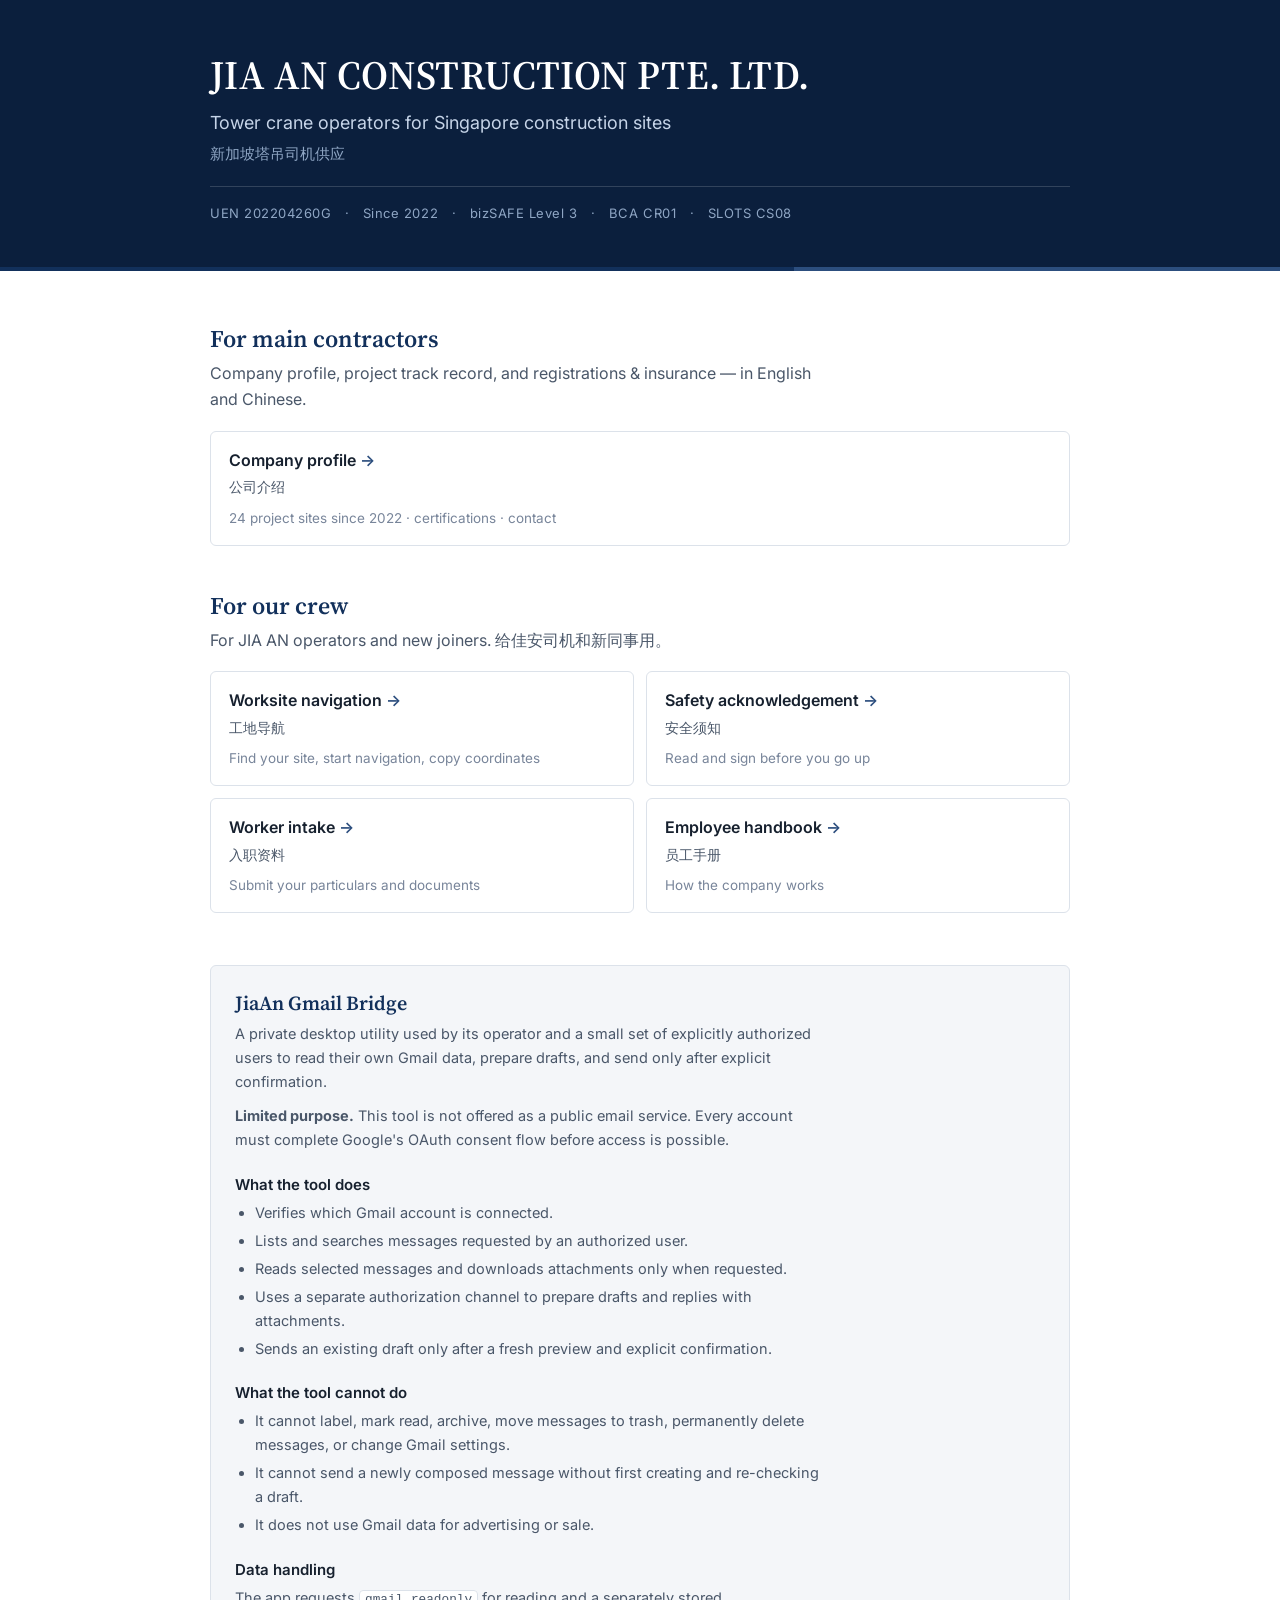
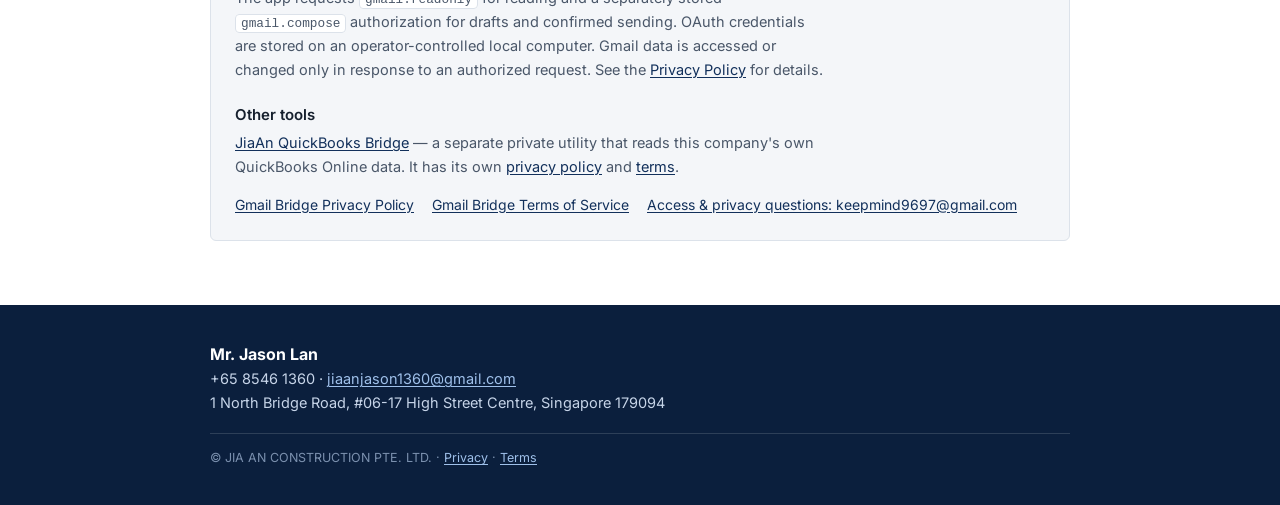
<file: index.html>
<!doctype html>
<html lang="en">
<head>
<meta charset="utf-8">
<meta name="viewport" content="width=device-width,initial-scale=1">
<title>JIA AN Construction Pte. Ltd.</title>
<meta name="description" content="JIA AN Construction — tower crane operators for Singapore construction sites. Company profile, worksite navigation and crew tools. Also home of JiaAn Gmail Bridge, a private Gmail utility.">
<link rel="preconnect" href="https://fonts.googleapis.com">
<link rel="preconnect" href="https://fonts.gstatic.com" crossorigin>
<link href="https://fonts.googleapis.com/css2?family=Source+Serif+4:opsz,wght@8..60,400;8..60,600&family=Inter:wght@400;500;600;700&display=swap" rel="stylesheet">
<!-- 与 company-profile 同一套视觉：深海军蓝信头、Source Serif 标题、Inter 正文 -->
<style>
:root{
  --navy:#12305B; --navy-l:#2C4E7E;
  --ink:#16202E; --ink-2:#4A5769; --ink-3:#78859A;
  --ground:#FFFFFF; --ground-2:#F4F6F9; --rule:#DCE2EA;
  --serif:"Source Serif 4",Georgia,"Songti SC",serif;
  --sans:Inter,-apple-system,"PingFang SC","Hiragino Sans GB",sans-serif;
}
@media (prefers-color-scheme: dark){
  :root:not([data-theme="light"]){
    --navy:#9FC0EA; --navy-l:#6F93C2; --ink:#E6EAF0; --ink-2:#AEB8C6; --ink-3:#7D8898;
    --ground:#0E1622; --ground-2:#152033; --rule:#243247;
  }
}
:root[data-theme="dark"]{
  --navy:#9FC0EA; --navy-l:#6F93C2; --ink:#E6EAF0; --ink-2:#AEB8C6; --ink-3:#7D8898;
  --ground:#0E1622; --ground-2:#152033; --rule:#243247;
}
*{box-sizing:border-box}
html{-webkit-text-size-adjust:100%}
body{margin:0;background:var(--ground);color:var(--ink);font:400 16px/1.65 var(--sans);overflow-x:hidden}
a{color:var(--navy);text-underline-offset:2px}
.in{max-width:860px;margin:0 auto}

.head{background:#0B1F3D;color:#fff;padding:52px 24px 42px}
.head h1{font:600 clamp(26px,5vw,40px)/1.15 var(--serif);margin:0 0 10px;letter-spacing:.01em;text-wrap:balance}
.head .tag{font-size:clamp(15px,2.4vw,18px);color:#C6D4E8;margin:0 0 4px}
.head .tag-zh{font-size:15px;color:#8FA6C4;margin:0 0 20px}
.head .meta{font-size:13px;color:#8FA6C4;letter-spacing:.04em;border-top:1px solid rgba(255,255,255,.16);padding-top:16px;margin:0}
.rule{height:4px;background:linear-gradient(90deg,#12305B 0 62%,#2C4E7E 62%)}

main{padding:8px 24px 64px}
h2{font:600 clamp(20px,3.4vw,24px)/1.3 var(--serif);color:var(--navy);margin:44px 0 6px}
.lede{color:var(--ink-2);margin:0 0 18px;max-width:62ch}

.grid{display:grid;grid-template-columns:repeat(auto-fit,minmax(300px,1fr));gap:12px}
.card{display:flex;flex-direction:column;gap:4px;padding:18px 18px 16px;border:1px solid var(--rule);
  border-radius:6px;background:var(--ground);text-decoration:none;color:inherit;
  transition:border-color .15s, background .15s}
.card:hover{border-color:var(--navy-l);background:var(--ground-2)}
.card:focus-visible{outline:2px solid var(--navy);outline-offset:2px}
.card b{font:600 16px/1.35 var(--sans);color:var(--ink)}
.card b::after{content:" →";color:var(--navy-l)}
.card .zh{font-size:14px;color:var(--ink-2)}
.card .d{font-size:13.5px;color:var(--ink-3);margin-top:4px}

.util{margin-top:52px;padding:24px;background:var(--ground-2);border:1px solid var(--rule);border-radius:6px}
.util h2{margin-top:0;font-size:20px}
.util h3{font:600 15px/1.4 var(--sans);margin:22px 0 6px;color:var(--ink)}
.util p,.util ul{font-size:14.5px;color:var(--ink-2);max-width:66ch;margin:0 0 10px}
.util ul{padding-left:20px}
.util li{margin-bottom:4px}
.util code{background:var(--ground);border:1px solid var(--rule);border-radius:4px;padding:1px 5px;font-size:.88em;
  font-family:ui-monospace,SFMono-Regular,Menlo,monospace}
.util .links{display:flex;flex-wrap:wrap;gap:6px 18px;font-size:14px;margin-top:14px}

footer{background:#0B1F3D;color:#C6D4E8;padding:36px 24px;font-size:14.5px}
footer b{color:#fff;font-size:16px}
footer a{color:#9FC0EA}
footer .fine{margin-top:18px;padding-top:14px;font-size:12.5px;color:#7B90AE;border-top:1px solid rgba(255,255,255,.14)}
</style>
</head>
<body>

<header class="head"><div class="in">
  <h1>JIA AN CONSTRUCTION PTE. LTD.</h1>
  <p class="tag">Tower crane operators for Singapore construction sites</p>
  <p class="tag-zh">新加坡塔吊司机供应</p>
  <p class="meta">UEN 202204260G　·　Since 2022　·　bizSAFE Level 3　·　BCA CR01　·　SLOTS CS08</p>
</div></header>
<div class="rule"></div>

<main><div class="in">

  <h2>For main contractors</h2>
  <p class="lede">Company profile, project track record, and registrations &amp; insurance — in English and Chinese.</p>
  <div class="grid">
    <a class="card" href="/company-profile/">
      <b>Company profile</b><span class="zh">公司介绍</span>
      <span class="d">24 project sites since 2022 · certifications · contact</span>
    </a>
  </div>

  <h2>For our crew</h2>
  <p class="lede">For JIA AN operators and new joiners. 给佳安司机和新同事用。</p>
  <div class="grid">
    <a class="card" href="/site-nav/">
      <b>Worksite navigation</b><span class="zh">工地导航</span>
      <span class="d">Find your site, start navigation, copy coordinates</span>
    </a>
    <a class="card" href="/safety/">
      <b>Safety acknowledgement</b><span class="zh">安全须知</span>
      <span class="d">Read and sign before you go up</span>
    </a>
    <a class="card" href="/worker-intake/">
      <b>Worker intake</b><span class="zh">入职资料</span>
      <span class="d">Submit your particulars and documents</span>
    </a>
    <a class="card" href="/handbook/">
      <b>Employee handbook</b><span class="zh">员工手册</span>
      <span class="d">How the company works</span>
    </a>
  </div>

  <section class="util" id="gmail-bridge" aria-labelledby="gb">
    <h2 id="gb">JiaAn Gmail Bridge</h2>
    <p>
      A private desktop utility used by its operator and a small set of explicitly authorized users to read their own Gmail data, prepare drafts, and send only after explicit confirmation.
    </p>
    <p><strong>Limited purpose.</strong> This tool is not offered as a public email service. Every account must complete Google's OAuth consent flow before access is possible.</p>

    <h3>What the tool does</h3>
    <ul>
      <li>Verifies which Gmail account is connected.</li>
      <li>Lists and searches messages requested by an authorized user.</li>
      <li>Reads selected messages and downloads attachments only when requested.</li>
      <li>Uses a separate authorization channel to prepare drafts and replies with attachments.</li>
      <li>Sends an existing draft only after a fresh preview and explicit confirmation.</li>
    </ul>

    <h3>What the tool cannot do</h3>
    <ul>
      <li>It cannot label, mark read, archive, move messages to trash, permanently delete messages, or change Gmail settings.</li>
      <li>It cannot send a newly composed message without first creating and re-checking a draft.</li>
      <li>It does not use Gmail data for advertising or sale.</li>
    </ul>

    <h3>Data handling</h3>
    <p>
      The app requests <code>gmail.readonly</code> for reading and a separately stored <code>gmail.compose</code> authorization for drafts and confirmed sending. OAuth credentials are stored on an operator-controlled local computer. Gmail data is accessed or changed only in response to an authorized request. See the <a href="/privacy.html">Privacy Policy</a> for details.
    </p>

    <h3>Other tools</h3>
    <p>
      <a href="/qb.html">JiaAn QuickBooks Bridge</a> — a separate private utility that reads this company's own QuickBooks Online data. It has its own <a href="/qb-privacy.html">privacy policy</a> and <a href="/qb-terms.html">terms</a>.
    </p>

    <div class="links">
      <a href="/privacy.html">Gmail Bridge Privacy Policy</a>
      <a href="/terms.html">Gmail Bridge Terms of Service</a>
      <a href="mailto:keepmind9697@gmail.com">Access &amp; privacy questions: keepmind9697@gmail.com</a>
    </div>
  </section>

</div></main>

<footer><div class="in">
  <b>Mr. Jason Lan</b><br>
  +65 8546 1360 · <a href="mailto:jiaanjason1360@gmail.com">jiaanjason1360@gmail.com</a><br>
  1 North Bridge Road, #06-17 High Street Centre, Singapore 179094
  <div class="fine">© JIA AN CONSTRUCTION PTE. LTD. · <a href="/privacy.html">Privacy</a> · <a href="/terms.html">Terms</a></div>
</div></footer>

</body>
</html>
</file>
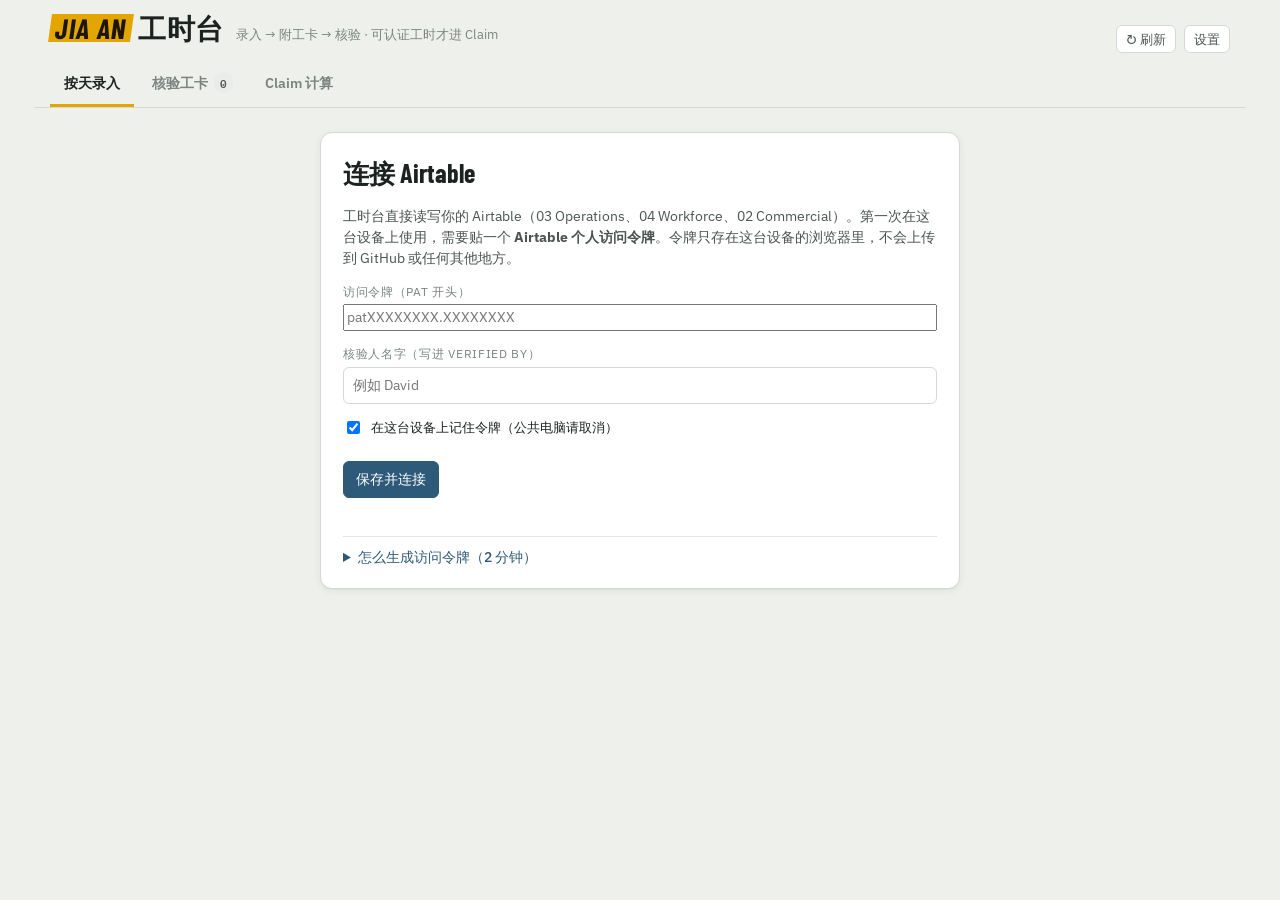
<file: timesheet/index.html>
<!doctype html>
<html lang="zh-CN">
<head>
<meta charset="utf-8">
<meta name="viewport" content="width=device-width, initial-scale=1, viewport-fit=cover">
<meta name="robots" content="noindex">
<title>JIA AN 工时台</title>
<link rel="preconnect" href="https://fonts.googleapis.com">
<link rel="preconnect" href="https://fonts.gstatic.com" crossorigin>
<link rel="stylesheet" href="https://fonts.googleapis.com/css2?family=Barlow+Condensed:wght@600;700&family=IBM+Plex+Mono:wght@400;500&family=IBM+Plex+Sans:wght@400;500;600&display=swap">
<style>
:root{
  --ground:#EEF0EC; --surface:#FFFFFF; --sunk:#F5F6F3; --line:#D5D9D2; --line-soft:#E4E7E1;
  --ink:#1B2220; --ink-2:#4A5450; --ink-3:#7A847F;
  --steel:#2C5A78; --steel-ink:#FFFFFF; --steel-soft:#E3ECF2;
  --jib:#E3A600; --jib-soft:#FFF4D1; --jib-ink:#3A2C00;
  --ok:#2E7D4F; --ok-soft:#E1F1E7; --ev:#2C5A78; --ev-soft:#E3ECF2;
  --bad:#B23A2E; --bad-soft:#F8E3E0; --rec:#5E6763; --rec-soft:#E9ECE8;
  --shadow:0 1px 0 rgba(20,30,25,.04),0 2px 8px rgba(20,30,25,.06);
  --f-sans:"IBM Plex Sans",-apple-system,"PingFang SC","Hiragino Sans GB","Microsoft YaHei","Noto Sans SC",sans-serif;
  --f-disp:"Barlow Condensed","IBM Plex Sans","PingFang SC","Microsoft YaHei",sans-serif;
  --f-mono:"IBM Plex Mono",ui-monospace,SFMono-Regular,Menlo,Consolas,monospace;
}
@media (prefers-color-scheme: dark){
  :root:not([data-theme="light"]){
    color-scheme:dark;
    --ground:#121614; --surface:#1A201D; --sunk:#161B19; --line:#2E3733; --line-soft:#252D29;
    --ink:#E4E8E3; --ink-2:#AEB7B2; --ink-3:#7E8883;
    --steel:#6FA3C8; --steel-ink:#0E1A22; --steel-soft:#1C2B36;
    --jib:#F2BC2A; --jib-soft:#3A3013; --jib-ink:#FFE9A8;
    --ok:#6CC08F; --ok-soft:#18301F; --ev:#7FB2D6; --ev-soft:#1C2B36;
    --bad:#EE8577; --bad-soft:#3A1E1A; --rec:#A5AEA9; --rec-soft:#242B28;
    --shadow:0 1px 0 rgba(0,0,0,.3),0 2px 10px rgba(0,0,0,.25);
  }
}
:root[data-theme="dark"]{
  color-scheme:dark;
  --ground:#121614; --surface:#1A201D; --sunk:#161B19; --line:#2E3733; --line-soft:#252D29;
  --ink:#E4E8E3; --ink-2:#AEB7B2; --ink-3:#7E8883;
  --steel:#6FA3C8; --steel-ink:#0E1A22; --steel-soft:#1C2B36;
  --jib:#F2BC2A; --jib-soft:#3A3013; --jib-ink:#FFE9A8;
  --ok:#6CC08F; --ok-soft:#18301F; --ev:#7FB2D6; --ev-soft:#1C2B36;
  --bad:#EE8577; --bad-soft:#3A1E1A; --rec:#A5AEA9; --rec-soft:#242B28;
  --shadow:0 1px 0 rgba(0,0,0,.3),0 2px 10px rgba(0,0,0,.25);
}
*{box-sizing:border-box}
[hidden]{display:none!important}
body{background:var(--ground);color:var(--ink);font-family:var(--f-sans);font-size:14px;line-height:1.5;padding-inline:16px;padding-block:0 48px}
.wrap{max-width:1180px;margin:0 auto}
button,input,select,textarea{font:inherit;color:inherit}
:focus-visible{outline:2px solid var(--jib);outline-offset:2px}
.num,.mono{font-family:var(--f-mono);font-variant-numeric:tabular-nums}

/* top bar */
.top{position:sticky;top:env(safe-area-inset-top,0px);z-index:20;background:var(--ground);padding-block:14px 0;margin-inline:-16px;padding-inline:16px;border-bottom:1px solid var(--line)}
.brand{display:flex;align-items:baseline;gap:12px;flex-wrap:wrap}
.brand h1{font-family:var(--f-disp);font-weight:700;font-size:28px;letter-spacing:.02em;margin:0;line-height:1}
.brand h1 b{display:inline-block;background:var(--jib);color:#1B1600;padding:0 6px;margin-right:6px;transform:skewX(-8deg)}
.brand .sub{color:var(--ink-3);font-size:12.5px}
.brand .who{margin-left:auto;font-size:12.5px;color:var(--ink-2);display:flex;gap:8px;align-items:center}
.tabs{display:flex;gap:4px;margin-top:12px;overflow-x:auto}
.tab{appearance:none;border:0;background:none;padding:8px 14px 10px;font-weight:600;color:var(--ink-3);cursor:pointer;border-bottom:3px solid transparent;white-space:nowrap}
.tab[aria-selected="true"]{color:var(--ink);border-bottom-color:var(--jib)}
.tab .count{font-family:var(--f-mono);font-size:11px;background:var(--rec-soft);color:var(--ink-2);padding:1px 6px;border-radius:9px;margin-left:6px}

/* controls */
.bar{display:flex;flex-wrap:wrap;gap:10px;align-items:end;margin-block:16px}
.field{display:flex;flex-direction:column;gap:4px;min-width:0}
.field>span{font-size:11.5px;letter-spacing:.06em;color:var(--ink-3);text-transform:uppercase}
select,input[type=date],input[type=month],input[type=time],input[type=number],input[type=text],input[type=search]{background:var(--surface);border:1px solid var(--line);border-radius:6px;padding:7px 9px;min-height:36px;max-width:100%}
select:disabled,input:disabled{opacity:.6}
.btn{appearance:none;border:1px solid var(--line);background:var(--surface);border-radius:6px;padding:7px 12px;min-height:36px;cursor:pointer;font-weight:500;display:inline-flex;align-items:center;gap:6px;white-space:nowrap}
.btn:hover{border-color:var(--ink-3)}
.btn.primary{background:var(--steel);border-color:var(--steel);color:var(--steel-ink)}
.btn.primary:hover{filter:brightness(1.08)}
.btn.ok{background:var(--ok);border-color:var(--ok);color:var(--surface)}
.btn.danger{color:var(--bad);border-color:var(--bad)}
.btn.ghost{background:none;border-color:transparent;color:var(--ink-2)}
.btn:disabled{opacity:.45;cursor:not-allowed}
.btn.sm{min-height:28px;padding:3px 9px;font-size:12.5px}
.spacer{flex:1}

/* notices */
.note{border:1px solid var(--line);background:var(--surface);border-radius:8px;padding:12px 14px;color:var(--ink-2)}
.note.warn{border-color:var(--jib);background:var(--jib-soft);color:var(--jib-ink)}
.note.err{border-color:var(--bad);background:var(--bad-soft);color:var(--bad)}
.toast{position:fixed;left:50%;bottom:calc(20px + env(safe-area-inset-bottom,0px));transform:translateX(-50%);background:var(--ink);color:var(--ground);padding:9px 16px;border-radius:8px;box-shadow:var(--shadow);z-index:50;max-width:calc(100% - 32px);font-size:13.5px}

/* status pills */
.pill{display:inline-flex;align-items:center;gap:5px;font-size:11.5px;font-weight:600;padding:2px 8px;border-radius:10px;white-space:nowrap}
.pill::before{content:"";width:6px;height:6px;border-radius:50%;background:currentColor}
.st-R{background:var(--rec-soft);color:var(--rec)}
.st-E{background:var(--ev-soft);color:var(--ev)}
.st-V{background:var(--ok-soft);color:var(--ok)}
.st-X{background:var(--bad-soft);color:var(--bad)}
.st-new{background:var(--jib-soft);color:var(--jib-ink)}

/* entry grid */
.proj-head{display:flex;flex-wrap:wrap;gap:6px 16px;align-items:baseline;margin-block:4px 12px}
.proj-head h2{font-family:var(--f-disp);font-size:24px;margin:0;font-weight:700;letter-spacing:.01em}
.proj-head .meta{color:var(--ink-3);font-size:12.5px}
.cranes{display:grid;gap:12px}
.crane{background:var(--surface);border:1px solid var(--line);border-radius:10px;box-shadow:var(--shadow);overflow:hidden}
.crane-h{display:flex;align-items:center;gap:10px;padding:10px 14px;border-bottom:1px solid var(--line-soft);background:var(--sunk)}
.tc{font-family:var(--f-disp);font-weight:700;font-size:22px;line-height:1;min-width:52px}
.crane-h .lab{color:var(--ink-2);font-size:12.5px;overflow-wrap:anywhere}
.crane-h .req{margin-left:auto;font-size:11.5px;color:var(--ink-3);white-space:nowrap}
.slot{display:grid;grid-template-columns:78px minmax(160px,1.5fr) 124px 124px 92px 64px minmax(110px,1fr) auto;gap:8px;align-items:center;padding:8px 14px;border-top:1px solid var(--line-soft)}
.slot:first-of-type{border-top:0}
.slot .sh{font-weight:600;font-size:13px}
.slot .sh small{display:block;color:var(--ink-3);font-weight:400;font-size:11px}
.slot .hrs{font-family:var(--f-mono);font-variant-numeric:tabular-nums;font-weight:500;text-align:right}
.slot.dirty{background:var(--jib-soft)}
.ltw{display:flex;align-items:center;gap:6px;font-size:12.5px;cursor:pointer;line-height:1.15;white-space:nowrap}
.ltw small,.slot .hrs small{display:block;color:var(--ink-3);font-size:10.5px;font-weight:400}
.ltw input{width:auto;margin:0}
.slot.empty{grid-template-columns:78px minmax(160px,1.5fr) 1fr}
.slot.empty .hint{color:var(--ink-3);font-size:12px}
.slot.locked input,.slot.locked select{pointer-events:none;opacity:.75}
.slot .end{display:flex;gap:6px;align-items:center;justify-content:flex-end}
.slot input,.slot select{width:100%}
.slot-add{padding:8px 14px;border-top:1px dashed var(--line);display:flex;gap:8px;flex-wrap:wrap}
.lbl-m{display:none}
.savebar{position:sticky;bottom:calc(12px + env(safe-area-inset-bottom,0px));margin-top:16px;display:flex;gap:10px;align-items:center;background:var(--ink);color:var(--ground);padding:10px 14px;border-radius:10px;box-shadow:var(--shadow)}
.savebar .btn{border-color:transparent}
@media (max-width:860px){
  .slot{grid-template-columns:1fr 1fr;gap:6px 10px;padding:12px 14px}
  .slot .sh{grid-column:1/-1;display:flex;gap:8px;align-items:baseline}
  .slot .sh small{display:inline}
  .slot .w{grid-column:1/-1}
  .slot.empty{grid-template-columns:1fr}
  .slot.empty .hint{display:none}
  .slot .note-in{grid-column:1/-1}
  .slot .end{grid-column:1/-1;justify-content:space-between}
  .slot .hrs{text-align:left}
  .lbl-m{display:block;font-size:11px;color:var(--ink-3)}
}

/* tables */
.tablebox{overflow-x:auto;background:var(--surface);border:1px solid var(--line);border-radius:10px;box-shadow:var(--shadow)}
table{border-collapse:collapse;width:100%;font-size:13px}
th,td{padding:8px 10px;border-bottom:1px solid var(--line-soft);text-align:left;vertical-align:middle;white-space:nowrap}
th{font-size:11.5px;letter-spacing:.05em;color:var(--ink-3);font-weight:600;background:var(--sunk);position:sticky;top:0;text-transform:uppercase}
td.r,th.r{text-align:right}
tbody tr:hover{background:var(--sunk)}
tr.sel{background:var(--steel-soft)!important}
tfoot td{font-weight:600;background:var(--sunk)}
.ev{display:flex;gap:4px}
.ev a{display:block;width:34px;height:34px;border-radius:4px;overflow:hidden;border:1px solid var(--line);background:var(--sunk);font-size:10px;color:var(--ink-2);text-align:center;line-height:32px;text-decoration:none}
.ev img{width:100%;height:100%;object-fit:cover}
.why{color:var(--bad);font-size:12px;white-space:normal;max-width:220px}
.muted{color:var(--ink-3)}
.actions{display:flex;flex-wrap:wrap;gap:8px;align-items:center;margin-block:10px}
.stats{display:flex;flex-wrap:wrap;gap:10px;margin-block:4px 14px}
.stat{background:var(--surface);border:1px solid var(--line);border-radius:8px;padding:8px 14px;min-width:120px}
.stat b{display:block;font-family:var(--f-mono);font-size:20px;font-weight:500}
.stat span{font-size:11.5px;color:var(--ink-3)}
.grid-days td,.grid-days th{padding:6px 6px;text-align:center;font-size:12px}
.grid-days td:first-child,.grid-days th:first-child{text-align:left;position:sticky;left:0;background:var(--surface);z-index:1}
.grid-days th:first-child{background:var(--sunk)}
.d-N{color:var(--steel);font-weight:600}
.d-unv{text-decoration:underline dotted var(--jib);text-underline-offset:3px}
.d-we{background:var(--sunk)}
.claim{background:var(--surface);border:1px solid var(--line);border-radius:10px;box-shadow:var(--shadow);margin-bottom:14px;overflow:hidden}
.claim-h{display:flex;flex-wrap:wrap;gap:10px 14px;align-items:center;padding:12px 14px;background:var(--sunk);border-bottom:1px solid var(--line-soft)}
.claim-total{text-align:right}
.claim-total span{display:block;font-size:11px;color:var(--ink-3);letter-spacing:.05em}
.claim-total b{font-family:var(--f-mono);font-size:22px;font-weight:500}
.claim-grid{display:grid;grid-template-columns:repeat(auto-fit,minmax(290px,1fr));gap:12px 28px;padding:12px 14px}
.claim-grid dl{display:grid;grid-template-columns:1fr auto;gap:6px 12px;margin:0;align-items:center}
.claim-grid dt{color:var(--ink-2);font-size:13px;white-space:nowrap}
.claim-grid dd{margin:0;text-align:right}
.claim-grid .tot{font-weight:600;color:var(--ink);border-top:1px solid var(--line);padding-top:6px}
.claim-grid input[type=date]{width:140px;min-height:30px;padding:3px 6px}
.claim-grid input[type=number]{min-height:30px;padding:3px 6px;text-align:right}
.claim details{border-top:1px solid var(--line-soft)}
.claim summary{padding:10px 14px;cursor:pointer;color:var(--steel);font-weight:500}
.tag{font-size:11px;padding:1px 6px;border-radius:4px;background:var(--steel-soft);color:var(--steel);white-space:nowrap}
.tag.bad{background:var(--bad-soft);color:var(--bad)}
h3{font-family:var(--f-disp);font-size:20px;font-weight:700;margin:22px 0 8px;letter-spacing:.01em}
.legend{display:flex;flex-wrap:wrap;gap:12px;font-size:12px;color:var(--ink-3);margin-block:6px}
.inline-form{display:flex;gap:8px;flex-wrap:wrap;align-items:center}
.inline-form input[type=text]{min-width:220px;flex:1}
@media (prefers-reduced-motion:reduce){*{transition:none!important;animation:none!important}}

html{color-scheme:light}
body{margin:0;padding-top:env(safe-area-inset-top,0px)}
img{max-width:100%}

.connect{max-width:640px;margin:24px auto;background:var(--surface);border:1px solid var(--line);border-radius:12px;padding:20px 22px;box-shadow:var(--shadow);display:grid;gap:14px}
.connect h2{font-family:var(--f-disp);font-size:26px;margin:0}
.connect p{margin:0;color:var(--ink-2)}
.connect input{width:100%}
.chk{display:flex;gap:8px;align-items:center;font-size:13px}
.chk input{width:auto}
.howto{border-top:1px solid var(--line-soft);padding-top:10px}
.howto summary{cursor:pointer;color:var(--steel);font-weight:500}
.howto li{margin-block:4px}
code{font-family:var(--f-mono);background:var(--sunk);padding:1px 5px;border-radius:4px;font-size:12.5px}
a{color:var(--steel)}
.st-S{background:var(--jib-soft);color:var(--jib-ink)}
.src{font-size:10.5px;color:var(--ink-3);margin-left:4px}
.tabs{align-items:center}
.busy{position:fixed;top:calc(8px + env(safe-area-inset-top,0px));right:16px;z-index:60;background:var(--ink);color:var(--ground);font-size:12px;padding:4px 10px;border-radius:12px}
</style>
</head>
<body>
<div class="wrap">
  <header class="top">
    <div class="brand">
      <h1><b>JIA AN</b>工时台</h1>
      <span class="sub">录入 → 附工卡 → 核验 · 可认证工时才进 Claim</span>
      <span class="who"><span id="who"></span><button class="btn sm" id="btn-refresh" title="从 Airtable 重新读取">↻ 刷新</button><button class="btn sm" id="btn-settings">设置</button></span>
    </div>
    <nav class="tabs" role="tablist">
      <button class="tab" role="tab" id="tab-entry" aria-selected="true" data-tab="entry">按天录入</button>
      <button class="tab" role="tab" id="tab-check" aria-selected="false" data-tab="check">核验工卡<span class="count" id="cnt-check">0</span></button>
      <button class="tab" role="tab" id="tab-sum" aria-selected="false" data-tab="sum">Claim 计算</button>
      <span class="spacer"></span><button class="btn sm ghost" id="btn-form" hidden>复制每日录入网址</button>
    </nav>
  </header>

  <div id="boot" class="note" style="margin-top:16px">正在连接 Airtable…</div>

  <!-- CONNECT / SETTINGS -->
  <section id="v-connect" hidden>
    <div class="connect">
      <h2>连接 Airtable</h2>
      <p>工时台直接读写你的 Airtable（03 Operations、04 Workforce、02 Commercial）。第一次在这台设备上使用，需要贴一个 <b>Airtable 个人访问令牌</b>。令牌只存在这台设备的浏览器里，不会上传到 GitHub 或任何其他地方。</p>
      <label class="field"><span>访问令牌（pat 开头）</span><input type="password" id="set-token" autocomplete="off" placeholder="patXXXXXXXX.XXXXXXXX"></label>
      <label class="field"><span>核验人名字（写进 Verified By）</span><input type="text" id="set-name" placeholder="例如 David"></label>
      <label class="chk"><input type="checkbox" id="set-remember" checked> 在这台设备上记住令牌（公共电脑请取消）</label>
      <div class="actions"><button class="btn primary" id="set-save">保存并连接</button><button class="btn ghost" id="set-cancel" hidden>取消</button><span class="spacer"></span><button class="btn danger" id="set-clear" hidden>清除这台设备上的令牌</button></div>
      <div id="set-msg"></div>
      <details class="howto"><summary>怎么生成访问令牌（2 分钟）</summary>
        <ol>
          <li>打开 <a href="https://airtable.com/create/tokens" target="_blank" rel="noopener">airtable.com/create/tokens</a> → <b>Create token</b>，名字写「JIA AN 工时台」。</li>
          <li><b>Scopes</b> 加三项：<code>data.records:read</code>、<code>data.records:write</code>、<code>schema.bases:read</code>。</li>
          <li><b>Access</b> 只加三个 base：<b>02｜Commercial &amp; Clients</b>、<b>03｜Operations &amp; Projects</b>、<b>04｜Workforce &amp; HR</b>。不要选 All workspaces。</li>
          <li>点 Create，复制 pat 开头的那串，贴到上面。</li>
        </ol>
        <p class="muted">写权限只作用于 03 Operations 的两张工时表；02 和 04 只读。令牌丢了或换电脑，回到这里重新生成即可。</p>
      </details>
    </div>
  </section>

  <!-- ENTRY -->
  <section id="v-entry" hidden>
    <div class="bar">
      <label class="field"><span>工地</span><select id="e-proj"></select></label>
      <label class="field"><span>日期（上班那天）</span><input type="date" id="e-date"></label>
      <div class="field"><span>&nbsp;</span><div style="display:flex;gap:6px">
        <button class="btn" id="e-prev" aria-label="前一天">‹ 前一天</button>
        <button class="btn" id="e-next" aria-label="后一天">后一天 ›</button>
      </div></div>
      <div class="field"><span>&nbsp;</span><button class="btn" id="e-copy">照抄前一天</button></div>
      <label class="field" style="flex-direction:row;align-items:center;gap:6px;align-self:center;margin-top:18px"><input type="checkbox" id="e-all"> <span style="text-transform:none;letter-spacing:0;font-size:12.5px">显示非 Active 工地</span></label>
    </div>
    <div id="e-body"></div>
  </section>

  <!-- CHECK -->
  <section id="v-check" hidden>
    <div class="bar">
      <label class="field"><span>月份</span><input type="month" id="c-month"></label>
      <label class="field"><span>工地</span><select id="c-proj"></select></label>
      <label class="field"><span>状态</span><select id="c-status">
        <option value="open">待处理（未核验）</option>
        <option value="S">现场申报 · 待核验</option>
        <option value="R">已录入 · 无工卡</option>
        <option value="E">有工卡 · 待核验</option>
        <option value="V">已核验</option>
        <option value="X">已退回</option>
        <option value="all">全部</option>
      </select></label>
      <label class="field"><span>司机</span><input type="search" id="c-worker" placeholder="名字或 UID"></label>
    </div>
    <div class="actions" id="c-actions">
      <span id="c-selinfo" class="muted">勾选记录后可批量操作</span>
      <span class="spacer"></span>
      <label class="btn" id="c-upl-l"><input type="file" id="c-upl" accept="image/*,application/pdf" multiple hidden>附工卡到所选</label>
      <button class="btn ok" id="c-verify">标记已核验</button>
      <button class="btn danger" id="c-reject">退回…</button>
      <button class="btn ghost" id="c-reopen">撤回为已录入</button>
    </div>
    <div class="inline-form" id="c-rejbox" hidden style="margin-bottom:10px">
      <input type="text" id="c-rejwhy" placeholder="退回原因，如：工卡上是 10h，不是 12h">
      <button class="btn danger" id="c-rejgo">确认退回</button>
      <button class="btn ghost" id="c-rejcancel">取消</button>
    </div>
    <div id="c-body"></div>
  </section>

  <!-- SUMMARY -->
  <section id="v-sum" hidden>
    <div class="bar">
      <label class="field"><span>工地</span><select id="s-proj"></select></label>
      <label class="field"><span>Claim 周期结束月</span><input type="month" id="s-month"></label>
      <div class="field"><span>周期</span><div id="s-period" class="mono" style="padding-top:7px"></div></div>
      <label class="field" style="flex-direction:row;align-items:center;gap:6px;align-self:center;margin-top:18px"><input type="checkbox" id="s-onlyv" checked> <span style="text-transform:none;letter-spacing:0;font-size:12.5px">只算已核验</span></label>
      <span class="spacer"></span>
      <div class="field"><span>&nbsp;</span><div style="display:flex;gap:6px;flex-wrap:wrap"><button class="btn primary" id="s-csv">导出 Claim 汇总</button><button class="btn" id="s-csv2">导出逐日明细</button></div></div>
    </div>
    <div id="s-body"></div>
  </section>
</div>
<div class="toast" id="toast" hidden></div>
<div class="busy" id="busy" hidden>同步中…</div>
<script src="config.js"></script>
<script src="app.js"></script>
</body>
</html>
</file>
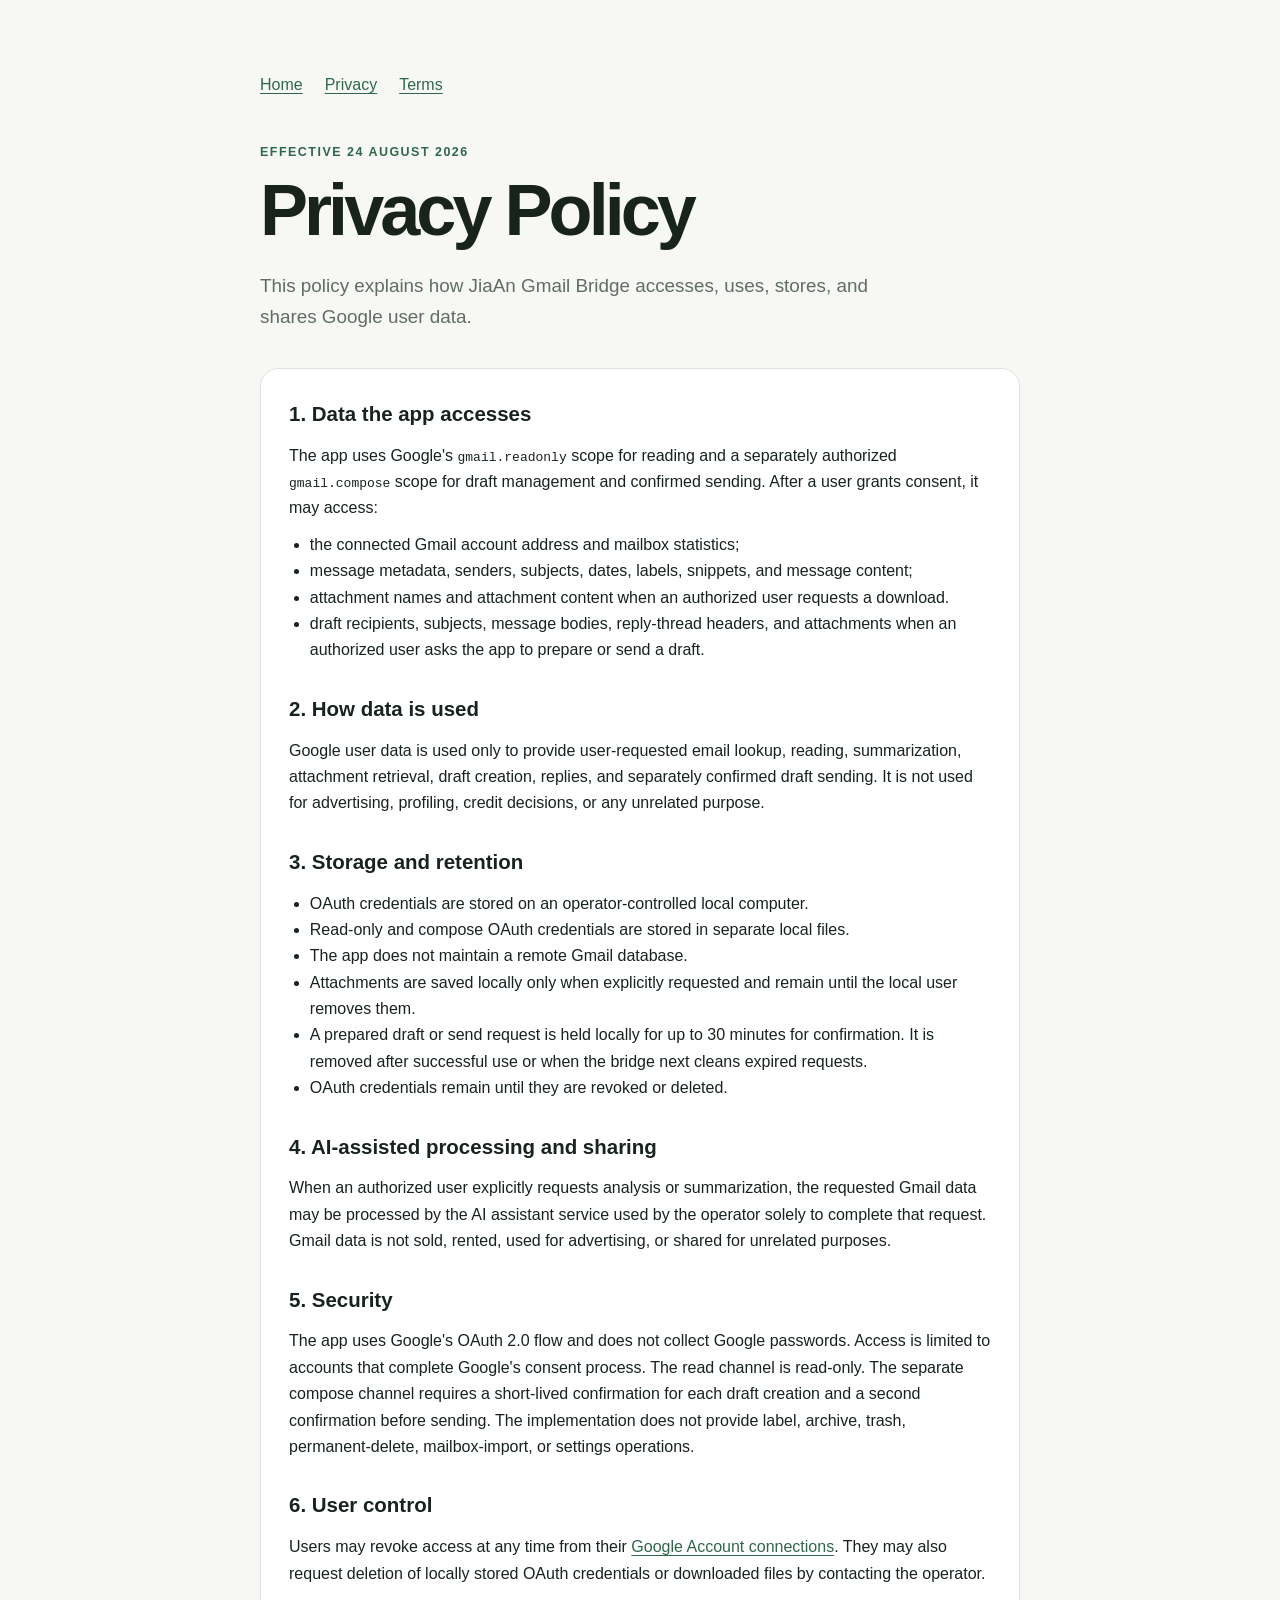
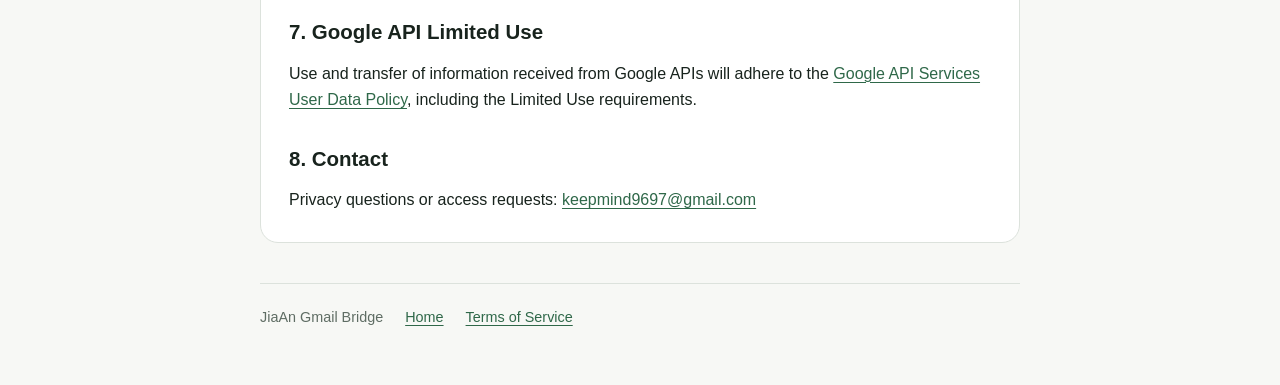
<file: privacy.html>
<!doctype html>
<html lang="en">
  <head>
    <meta charset="utf-8">
    <meta name="viewport" content="width=device-width, initial-scale=1">
    <meta name="description" content="Privacy Policy for JiaAn Gmail Bridge.">
    <title>Privacy Policy · JiaAn Gmail Bridge</title>
    <link rel="stylesheet" href="/styles.css">
  </head>
  <body>
    <main>
      <nav aria-label="Policy navigation">
        <a href="/">Home</a>
        <a href="/privacy.html">Privacy</a>
        <a href="/terms.html">Terms</a>
      </nav>

      <p class="eyebrow">Effective 24 August 2026</p>
      <h1>Privacy Policy</h1>
      <p class="lead">This policy explains how JiaAn Gmail Bridge accesses, uses, stores, and shares Google user data.</p>

      <section>
        <h2>1. Data the app accesses</h2>
        <p>The app uses Google's <code>gmail.readonly</code> scope for reading and a separately authorized <code>gmail.compose</code> scope for draft management and confirmed sending. After a user grants consent, it may access:</p>
        <ul>
          <li>the connected Gmail account address and mailbox statistics;</li>
          <li>message metadata, senders, subjects, dates, labels, snippets, and message content;</li>
          <li>attachment names and attachment content when an authorized user requests a download.</li>
          <li>draft recipients, subjects, message bodies, reply-thread headers, and attachments when an authorized user asks the app to prepare or send a draft.</li>
        </ul>

        <h2 style="margin-top: 28px;">2. How data is used</h2>
        <p>Google user data is used only to provide user-requested email lookup, reading, summarization, attachment retrieval, draft creation, replies, and separately confirmed draft sending. It is not used for advertising, profiling, credit decisions, or any unrelated purpose.</p>

        <h2 style="margin-top: 28px;">3. Storage and retention</h2>
        <ul>
          <li>OAuth credentials are stored on an operator-controlled local computer.</li>
          <li>Read-only and compose OAuth credentials are stored in separate local files.</li>
          <li>The app does not maintain a remote Gmail database.</li>
          <li>Attachments are saved locally only when explicitly requested and remain until the local user removes them.</li>
          <li>A prepared draft or send request is held locally for up to 30 minutes for confirmation. It is removed after successful use or when the bridge next cleans expired requests.</li>
          <li>OAuth credentials remain until they are revoked or deleted.</li>
        </ul>

        <h2 style="margin-top: 28px;">4. AI-assisted processing and sharing</h2>
        <p>When an authorized user explicitly requests analysis or summarization, the requested Gmail data may be processed by the AI assistant service used by the operator solely to complete that request. Gmail data is not sold, rented, used for advertising, or shared for unrelated purposes.</p>

        <h2 style="margin-top: 28px;">5. Security</h2>
        <p>The app uses Google's OAuth 2.0 flow and does not collect Google passwords. Access is limited to accounts that complete Google's consent process. The read channel is read-only. The separate compose channel requires a short-lived confirmation for each draft creation and a second confirmation before sending. The implementation does not provide label, archive, trash, permanent-delete, mailbox-import, or settings operations.</p>

        <h2 style="margin-top: 28px;">6. User control</h2>
        <p>Users may revoke access at any time from their <a href="https://myaccount.google.com/connections" rel="noreferrer">Google Account connections</a>. They may also request deletion of locally stored OAuth credentials or downloaded files by contacting the operator.</p>

        <h2 style="margin-top: 28px;">7. Google API Limited Use</h2>
        <p>Use and transfer of information received from Google APIs will adhere to the <a href="https://developers.google.com/terms/api-services-user-data-policy" rel="noreferrer">Google API Services User Data Policy</a>, including the Limited Use requirements.</p>

        <h2 style="margin-top: 28px;">8. Contact</h2>
        <p>Privacy questions or access requests: <a href="mailto:keepmind9697@gmail.com">keepmind9697@gmail.com</a></p>
      </section>

      <footer>
        <span>JiaAn Gmail Bridge</span>
        <a href="/">Home</a>
        <a href="/terms.html">Terms of Service</a>
      </footer>
    </main>
  </body>
</html>
</file>
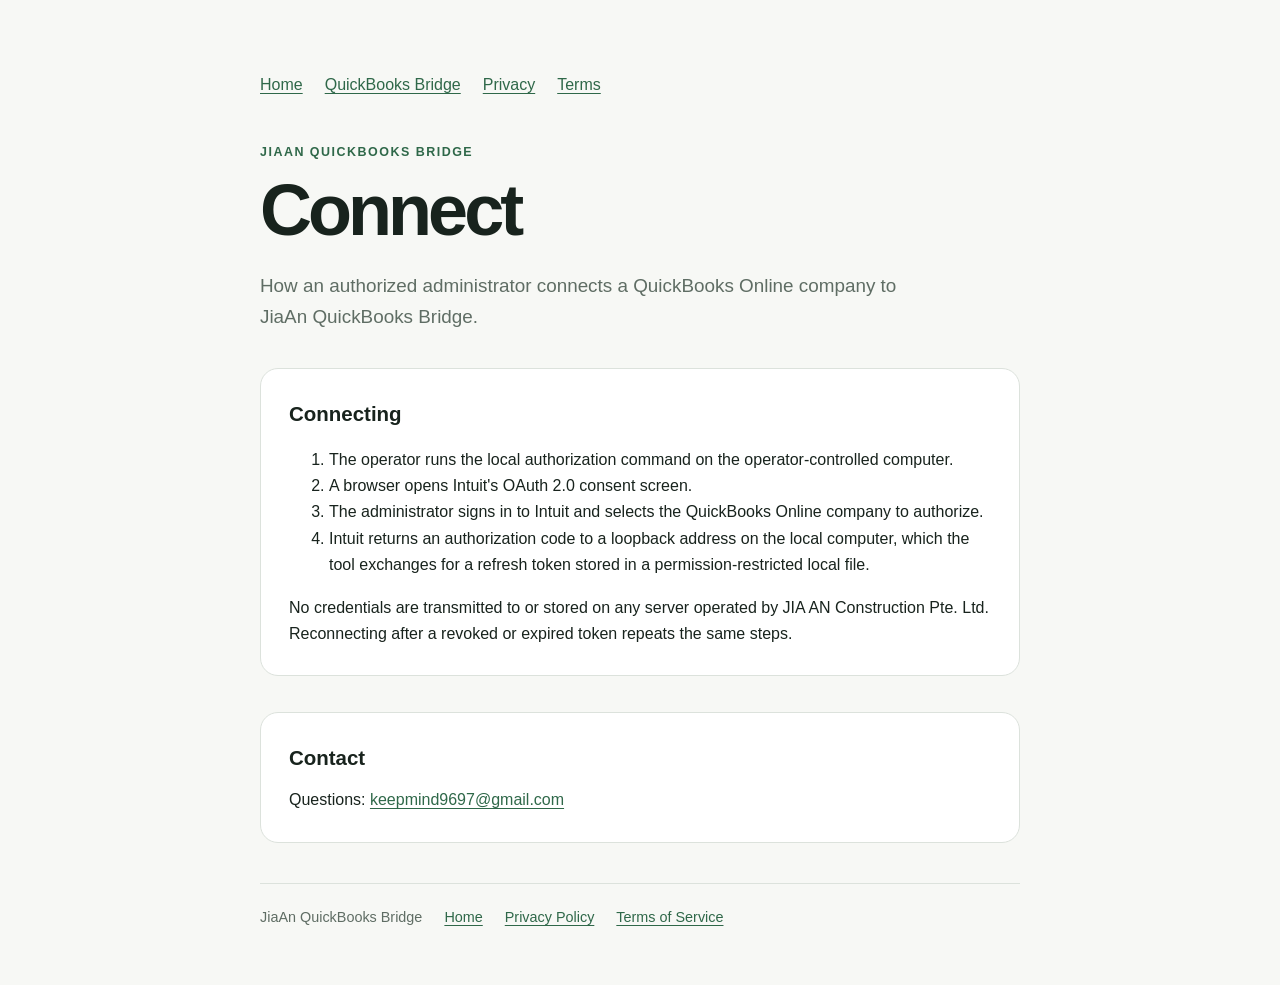
<file: qb-connect.html>
<!doctype html>
<html lang="en">
  <head>
    <meta charset="utf-8">
    <meta name="viewport" content="width=device-width, initial-scale=1">
    <meta name="description" content="How an authorized administrator connects a QuickBooks Online company to JiaAn QuickBooks Bridge.">
    <title>Connect · JiaAn QuickBooks Bridge</title>
    <link rel="stylesheet" href="/styles.css">
  </head>
  <body>
    <main>
      <nav aria-label="Policy navigation">
        <a href="/">Home</a>
        <a href="/qb.html">QuickBooks Bridge</a>
        <a href="/qb-privacy.html">Privacy</a>
        <a href="/qb-terms.html">Terms</a>
      </nav>

      <p class="eyebrow">JiaAn QuickBooks Bridge</p>
      <h1>Connect</h1>
      <p class="lead">How an authorized administrator connects a QuickBooks Online company to JiaAn QuickBooks Bridge.</p>

      <section>
        <h2>Connecting</h2>
        <ol>
          <li>The operator runs the local authorization command on the operator-controlled computer.</li>
          <li>A browser opens Intuit's OAuth 2.0 consent screen.</li>
          <li>The administrator signs in to Intuit and selects the QuickBooks Online company to authorize.</li>
          <li>Intuit returns an authorization code to a loopback address on the local computer, which the tool exchanges for a refresh token stored in a permission-restricted local file.</li>
        </ol>
        <p>No credentials are transmitted to or stored on any server operated by JIA AN Construction Pte. Ltd. Reconnecting after a revoked or expired token repeats the same steps.</p>
      </section>

      <section>
        <h2>Contact</h2>
        <p>Questions: <a href="mailto:keepmind9697@gmail.com">keepmind9697@gmail.com</a></p>
      </section>

      <footer>
        <span>JiaAn QuickBooks Bridge</span>
        <a href="/qb.html">Home</a>
        <a href="/qb-privacy.html">Privacy Policy</a>
        <a href="/qb-terms.html">Terms of Service</a>
      </footer>
    </main>
  </body>
</html>
</file>
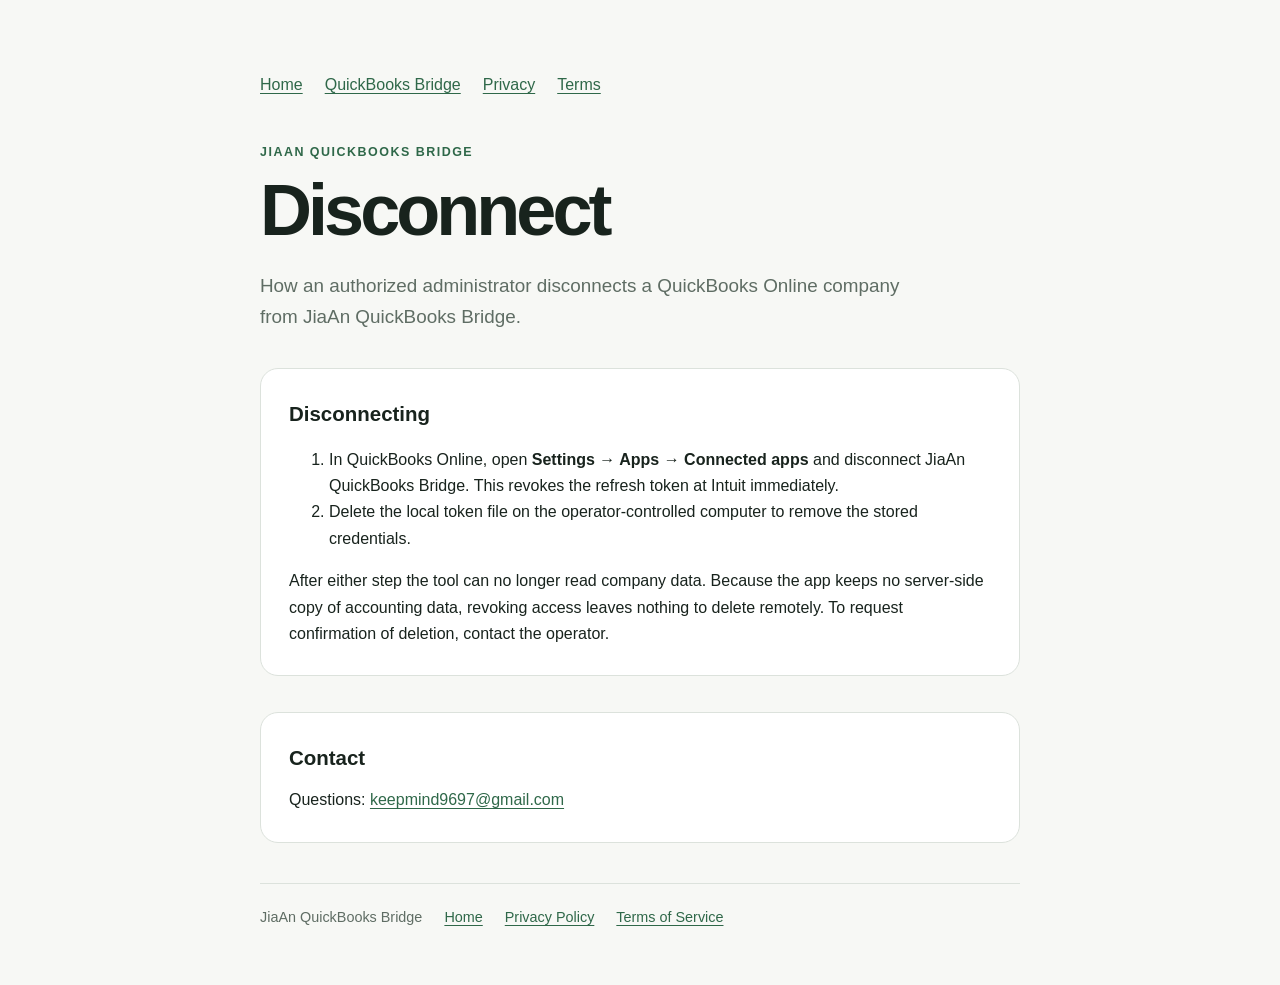
<file: qb-disconnect.html>
<!doctype html>
<html lang="en">
  <head>
    <meta charset="utf-8">
    <meta name="viewport" content="width=device-width, initial-scale=1">
    <meta name="description" content="How an authorized administrator disconnects a QuickBooks Online company from JiaAn QuickBooks Bridge.">
    <title>Disconnect · JiaAn QuickBooks Bridge</title>
    <link rel="stylesheet" href="/styles.css">
  </head>
  <body>
    <main>
      <nav aria-label="Policy navigation">
        <a href="/">Home</a>
        <a href="/qb.html">QuickBooks Bridge</a>
        <a href="/qb-privacy.html">Privacy</a>
        <a href="/qb-terms.html">Terms</a>
      </nav>

      <p class="eyebrow">JiaAn QuickBooks Bridge</p>
      <h1>Disconnect</h1>
      <p class="lead">How an authorized administrator disconnects a QuickBooks Online company from JiaAn QuickBooks Bridge.</p>

      <section>
        <h2>Disconnecting</h2>
        <ol>
          <li>In QuickBooks Online, open <strong>Settings → Apps → Connected apps</strong> and disconnect JiaAn QuickBooks Bridge. This revokes the refresh token at Intuit immediately.</li>
          <li>Delete the local token file on the operator-controlled computer to remove the stored credentials.</li>
        </ol>
        <p>After either step the tool can no longer read company data. Because the app keeps no server-side copy of accounting data, revoking access leaves nothing to delete remotely. To request confirmation of deletion, contact the operator.</p>
      </section>

      <section>
        <h2>Contact</h2>
        <p>Questions: <a href="mailto:keepmind9697@gmail.com">keepmind9697@gmail.com</a></p>
      </section>

      <footer>
        <span>JiaAn QuickBooks Bridge</span>
        <a href="/qb.html">Home</a>
        <a href="/qb-privacy.html">Privacy Policy</a>
        <a href="/qb-terms.html">Terms of Service</a>
      </footer>
    </main>
  </body>
</html>
</file>
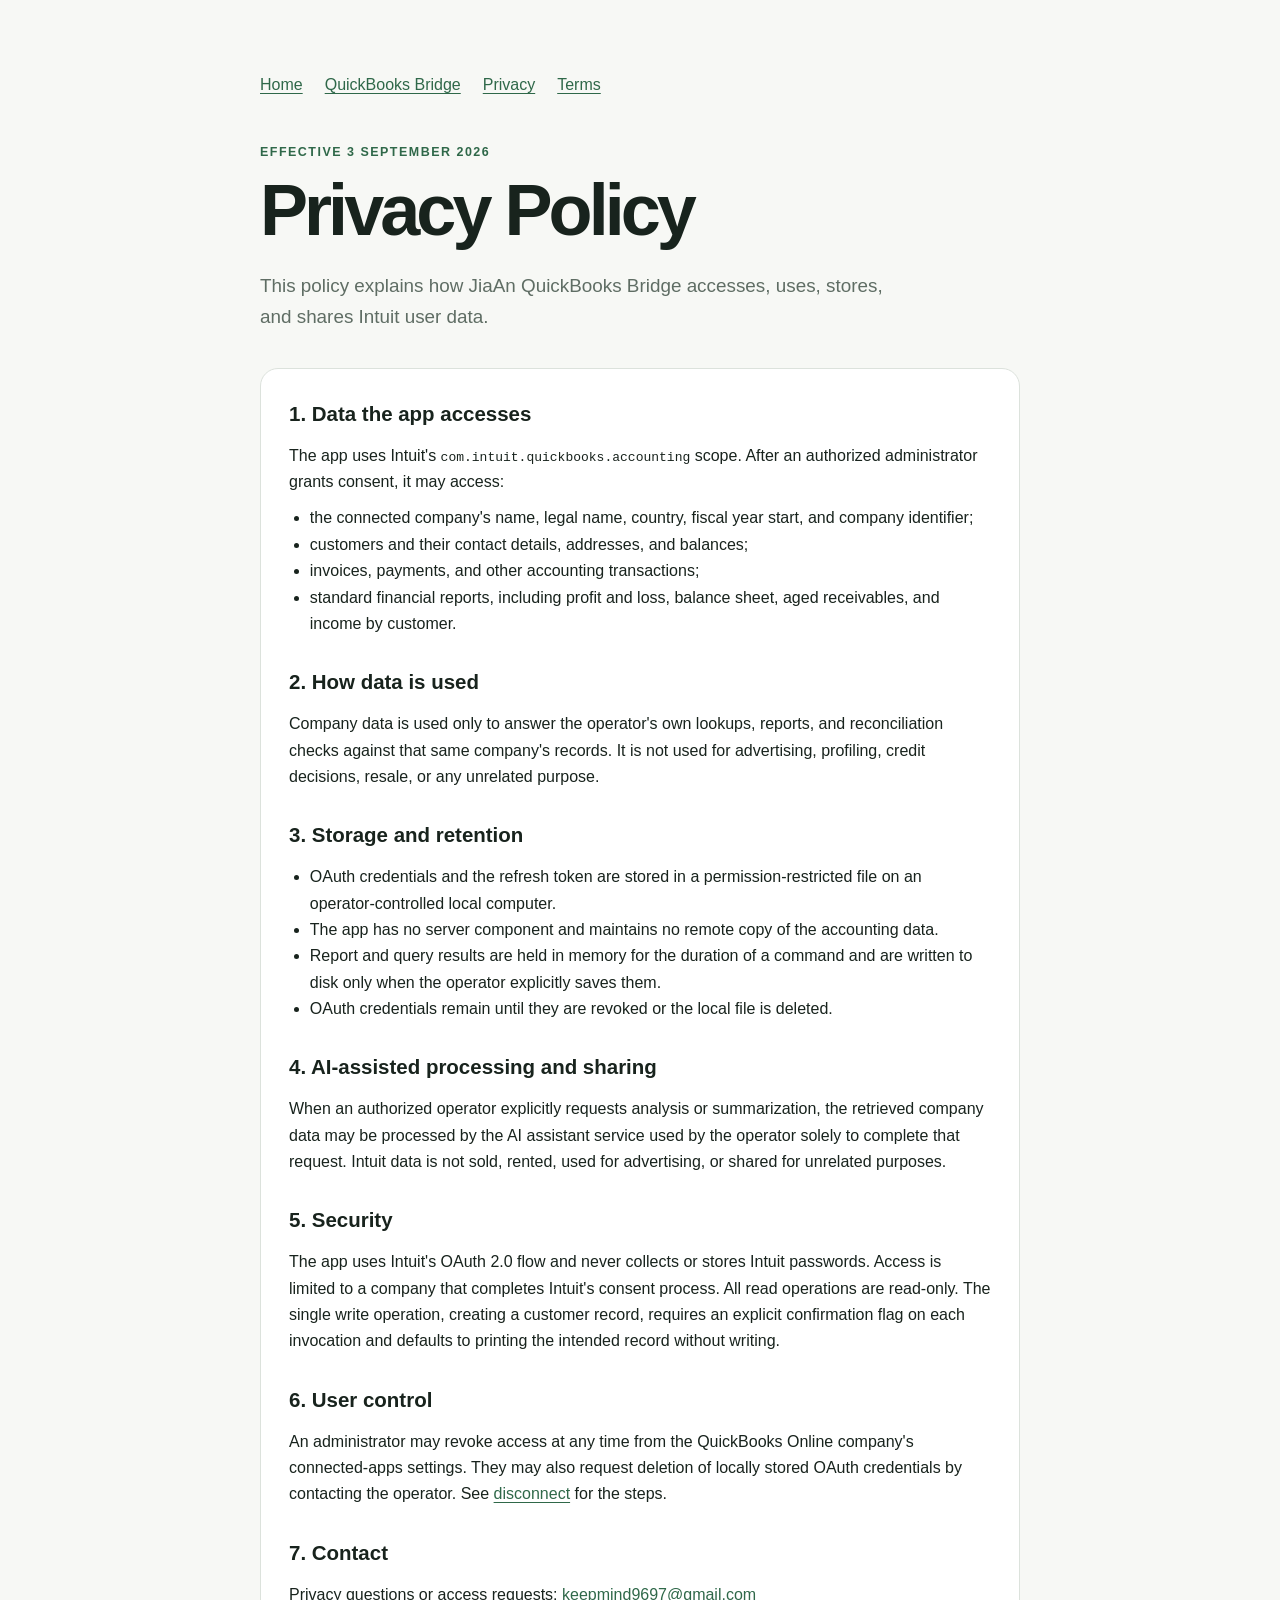
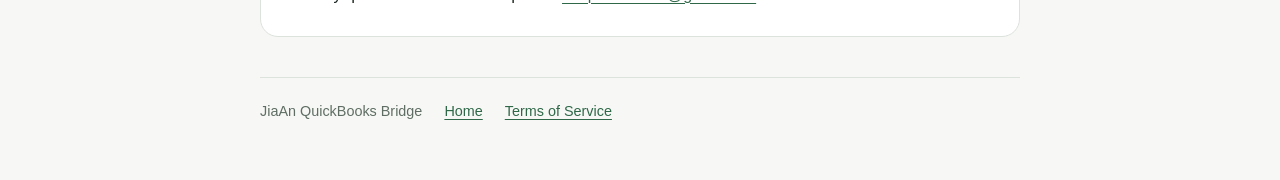
<file: qb-privacy.html>
<!doctype html>
<html lang="en">
  <head>
    <meta charset="utf-8">
    <meta name="viewport" content="width=device-width, initial-scale=1">
    <meta name="description" content="Privacy Policy for JiaAn QuickBooks Bridge.">
    <title>Privacy Policy · JiaAn QuickBooks Bridge</title>
    <link rel="stylesheet" href="/styles.css">
  </head>
  <body>
    <main>
      <nav aria-label="Policy navigation">
        <a href="/">Home</a>
        <a href="/qb.html">QuickBooks Bridge</a>
        <a href="/qb-privacy.html">Privacy</a>
        <a href="/qb-terms.html">Terms</a>
      </nav>

      <p class="eyebrow">Effective 3 September 2026</p>
      <h1>Privacy Policy</h1>
      <p class="lead">This policy explains how JiaAn QuickBooks Bridge accesses, uses, stores, and shares Intuit user data.</p>

      <section>
        <h2>1. Data the app accesses</h2>
        <p>The app uses Intuit's <code>com.intuit.quickbooks.accounting</code> scope. After an authorized administrator grants consent, it may access:</p>
        <ul>
          <li>the connected company's name, legal name, country, fiscal year start, and company identifier;</li>
          <li>customers and their contact details, addresses, and balances;</li>
          <li>invoices, payments, and other accounting transactions;</li>
          <li>standard financial reports, including profit and loss, balance sheet, aged receivables, and income by customer.</li>
        </ul>

        <h2 style="margin-top: 28px;">2. How data is used</h2>
        <p>Company data is used only to answer the operator's own lookups, reports, and reconciliation checks against that same company's records. It is not used for advertising, profiling, credit decisions, resale, or any unrelated purpose.</p>

        <h2 style="margin-top: 28px;">3. Storage and retention</h2>
        <ul>
          <li>OAuth credentials and the refresh token are stored in a permission-restricted file on an operator-controlled local computer.</li>
          <li>The app has no server component and maintains no remote copy of the accounting data.</li>
          <li>Report and query results are held in memory for the duration of a command and are written to disk only when the operator explicitly saves them.</li>
          <li>OAuth credentials remain until they are revoked or the local file is deleted.</li>
        </ul>

        <h2 style="margin-top: 28px;">4. AI-assisted processing and sharing</h2>
        <p>When an authorized operator explicitly requests analysis or summarization, the retrieved company data may be processed by the AI assistant service used by the operator solely to complete that request. Intuit data is not sold, rented, used for advertising, or shared for unrelated purposes.</p>

        <h2 style="margin-top: 28px;">5. Security</h2>
        <p>The app uses Intuit's OAuth 2.0 flow and never collects or stores Intuit passwords. Access is limited to a company that completes Intuit's consent process. All read operations are read-only. The single write operation, creating a customer record, requires an explicit confirmation flag on each invocation and defaults to printing the intended record without writing.</p>

        <h2 style="margin-top: 28px;">6. User control</h2>
        <p>An administrator may revoke access at any time from the QuickBooks Online company's connected-apps settings. They may also request deletion of locally stored OAuth credentials by contacting the operator. See <a href="/qb-disconnect.html">disconnect</a> for the steps.</p>

        <h2 style="margin-top: 28px;">7. Contact</h2>
        <p>Privacy questions or access requests: <a href="mailto:keepmind9697@gmail.com">keepmind9697@gmail.com</a></p>
      </section>

      <footer>
        <span>JiaAn QuickBooks Bridge</span>
        <a href="/qb.html">Home</a>
        <a href="/qb-terms.html">Terms of Service</a>
      </footer>
    </main>
  </body>
</html>
</file>
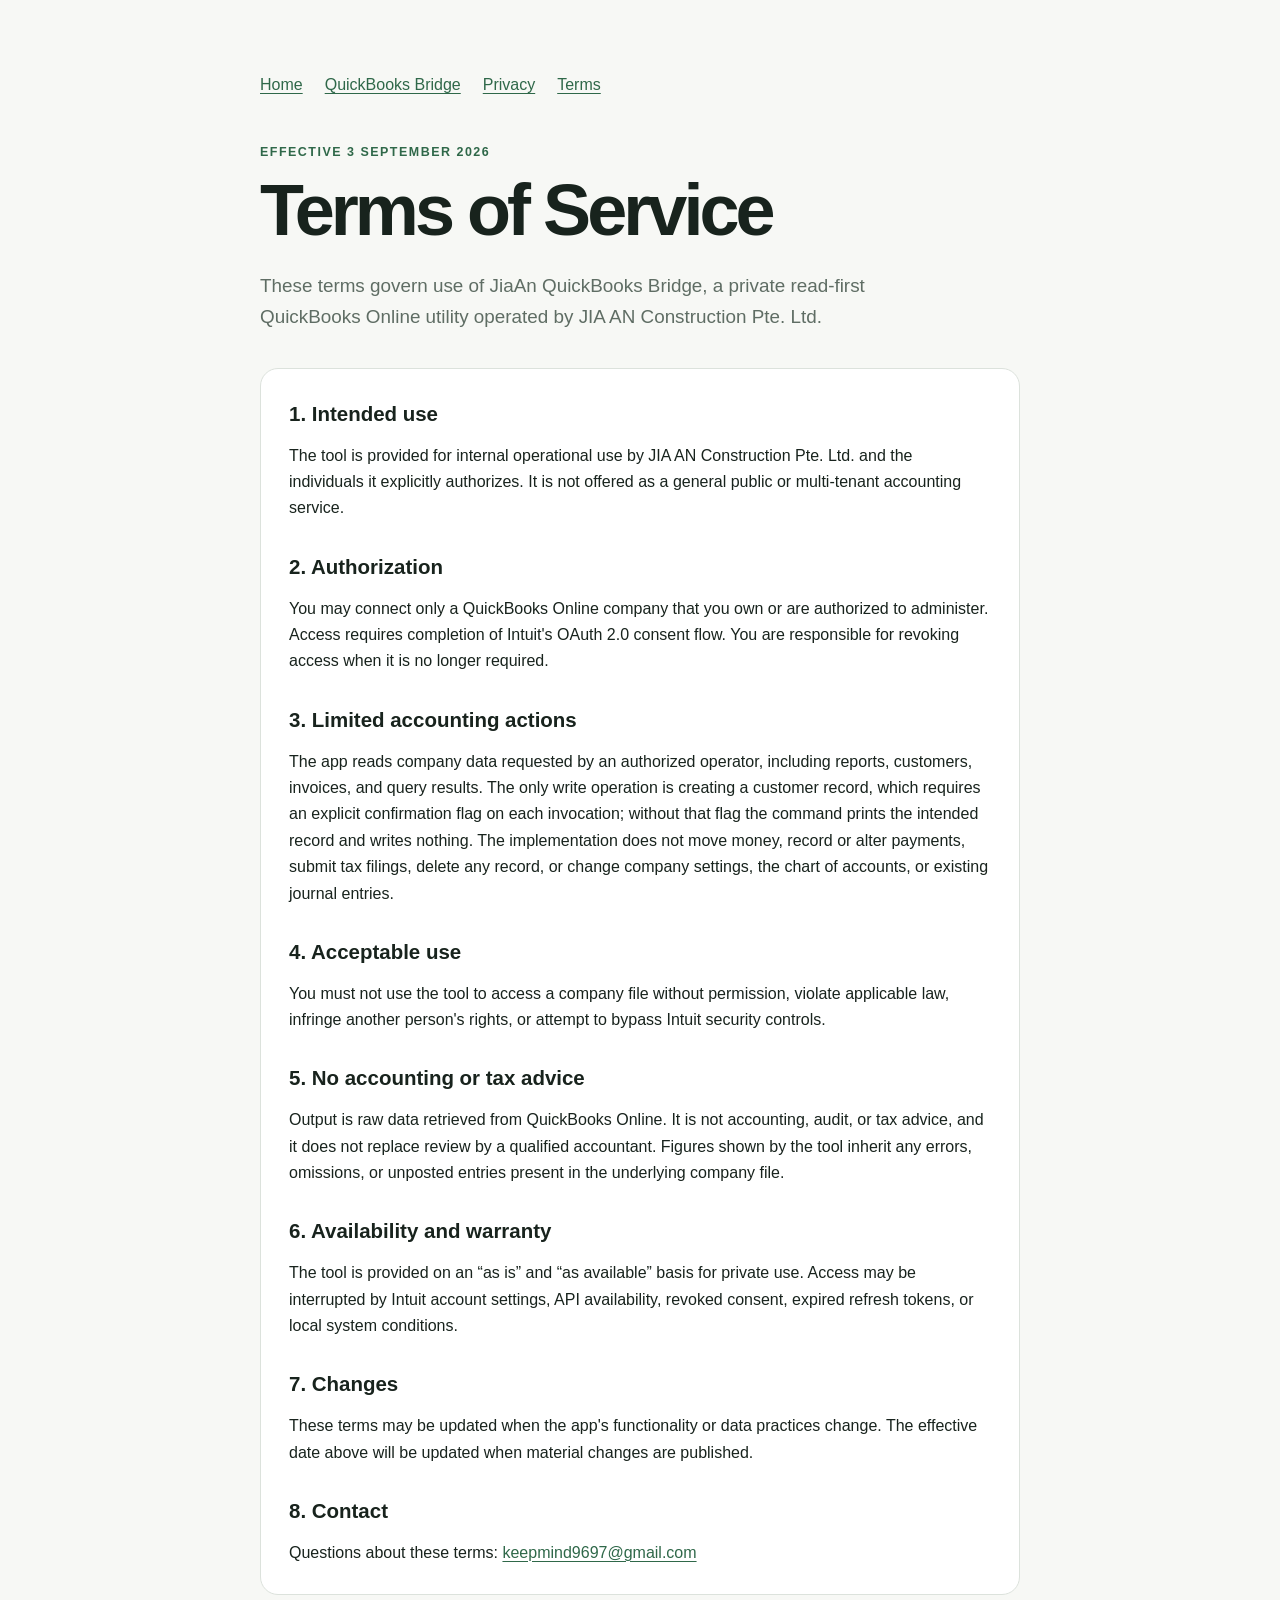
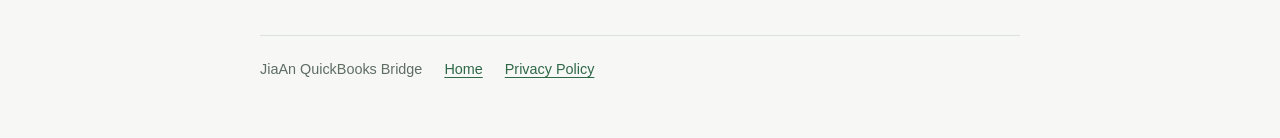
<file: qb-terms.html>
<!doctype html>
<html lang="en">
  <head>
    <meta charset="utf-8">
    <meta name="viewport" content="width=device-width, initial-scale=1">
    <meta name="description" content="Terms of Service for JiaAn QuickBooks Bridge.">
    <title>Terms of Service · JiaAn QuickBooks Bridge</title>
    <link rel="stylesheet" href="/styles.css">
  </head>
  <body>
    <main>
      <nav aria-label="Policy navigation">
        <a href="/">Home</a>
        <a href="/qb.html">QuickBooks Bridge</a>
        <a href="/qb-privacy.html">Privacy</a>
        <a href="/qb-terms.html">Terms</a>
      </nav>

      <p class="eyebrow">Effective 3 September 2026</p>
      <h1>Terms of Service</h1>
      <p class="lead">These terms govern use of JiaAn QuickBooks Bridge, a private read-first QuickBooks Online utility operated by JIA AN Construction Pte. Ltd.</p>

      <section>
        <h2>1. Intended use</h2>
        <p>The tool is provided for internal operational use by JIA AN Construction Pte. Ltd. and the individuals it explicitly authorizes. It is not offered as a general public or multi-tenant accounting service.</p>

        <h2 style="margin-top: 28px;">2. Authorization</h2>
        <p>You may connect only a QuickBooks Online company that you own or are authorized to administer. Access requires completion of Intuit's OAuth 2.0 consent flow. You are responsible for revoking access when it is no longer required.</p>

        <h2 style="margin-top: 28px;">3. Limited accounting actions</h2>
        <p>The app reads company data requested by an authorized operator, including reports, customers, invoices, and query results. The only write operation is creating a customer record, which requires an explicit confirmation flag on each invocation; without that flag the command prints the intended record and writes nothing. The implementation does not move money, record or alter payments, submit tax filings, delete any record, or change company settings, the chart of accounts, or existing journal entries.</p>

        <h2 style="margin-top: 28px;">4. Acceptable use</h2>
        <p>You must not use the tool to access a company file without permission, violate applicable law, infringe another person's rights, or attempt to bypass Intuit security controls.</p>

        <h2 style="margin-top: 28px;">5. No accounting or tax advice</h2>
        <p>Output is raw data retrieved from QuickBooks Online. It is not accounting, audit, or tax advice, and it does not replace review by a qualified accountant. Figures shown by the tool inherit any errors, omissions, or unposted entries present in the underlying company file.</p>

        <h2 style="margin-top: 28px;">6. Availability and warranty</h2>
        <p>The tool is provided on an “as is” and “as available” basis for private use. Access may be interrupted by Intuit account settings, API availability, revoked consent, expired refresh tokens, or local system conditions.</p>

        <h2 style="margin-top: 28px;">7. Changes</h2>
        <p>These terms may be updated when the app's functionality or data practices change. The effective date above will be updated when material changes are published.</p>

        <h2 style="margin-top: 28px;">8. Contact</h2>
        <p>Questions about these terms: <a href="mailto:keepmind9697@gmail.com">keepmind9697@gmail.com</a></p>
      </section>

      <footer>
        <span>JiaAn QuickBooks Bridge</span>
        <a href="/qb.html">Home</a>
        <a href="/qb-privacy.html">Privacy Policy</a>
      </footer>
    </main>
  </body>
</html>
</file>
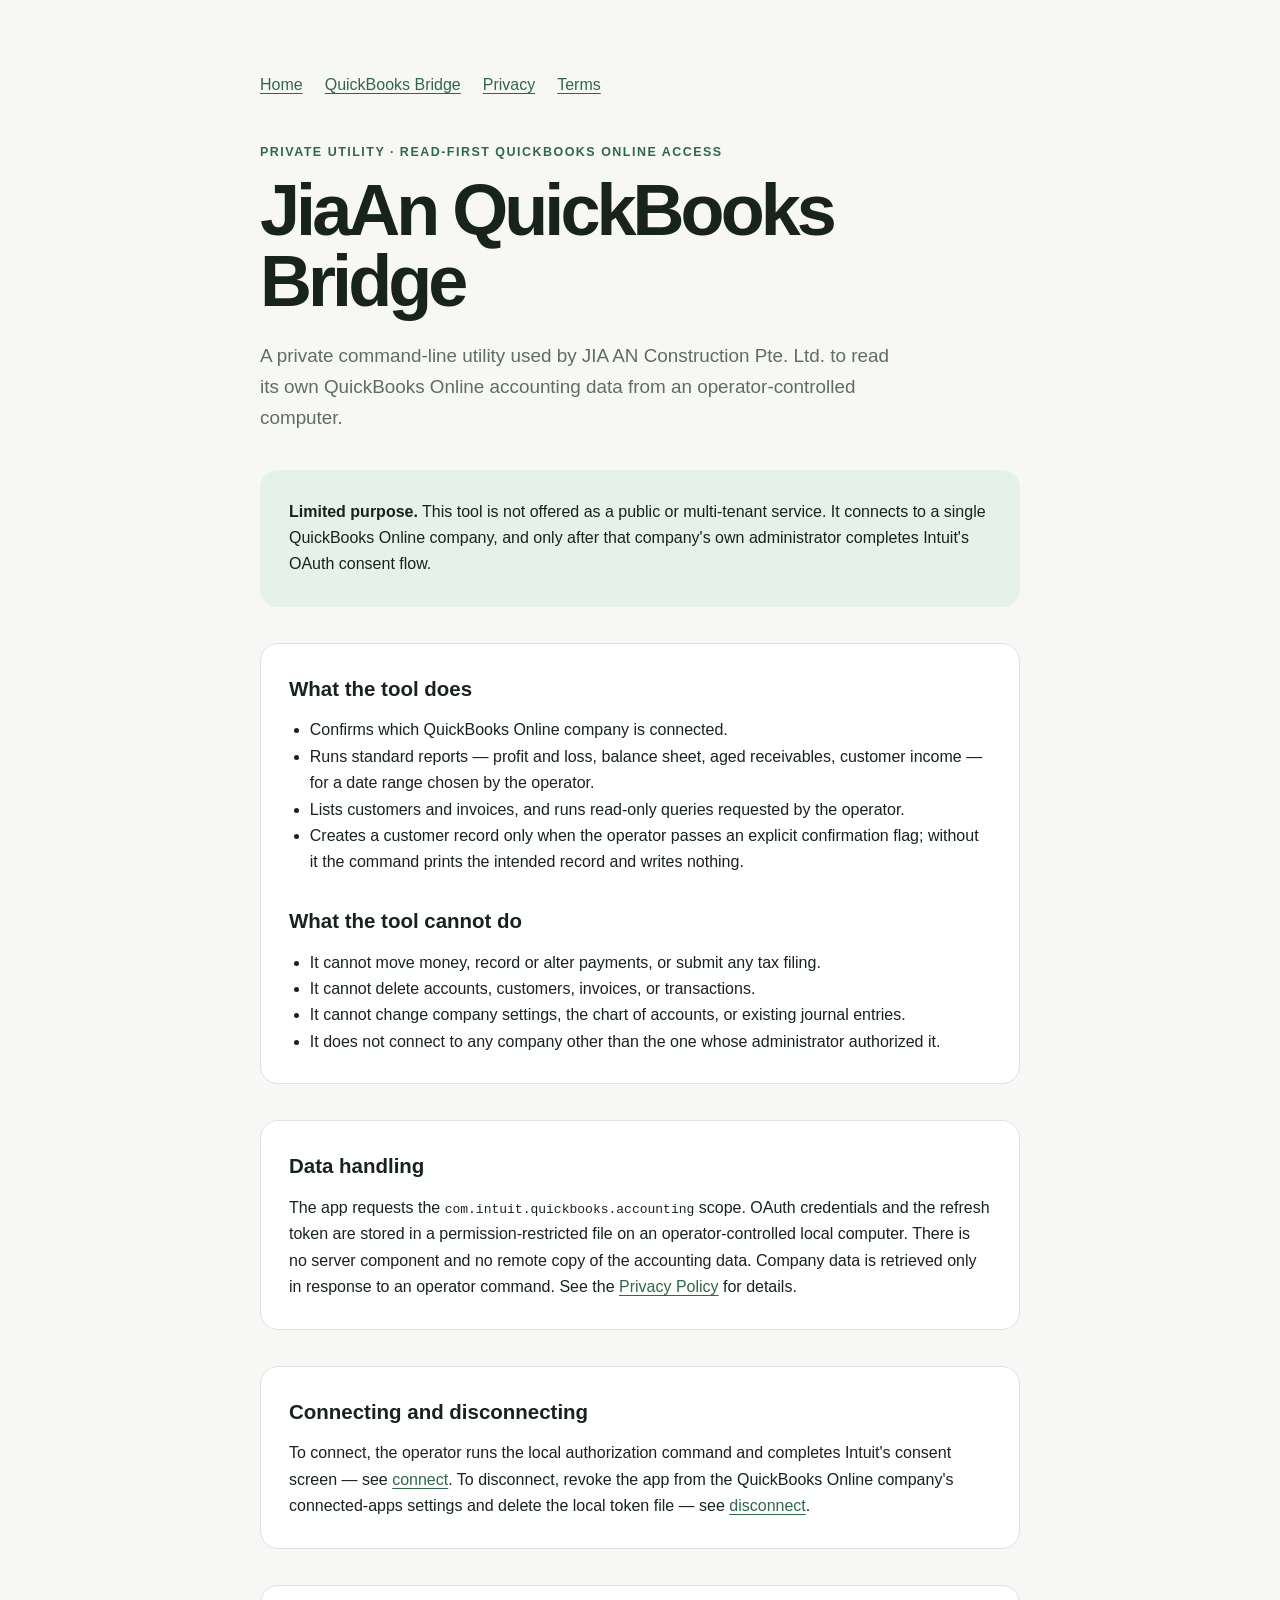
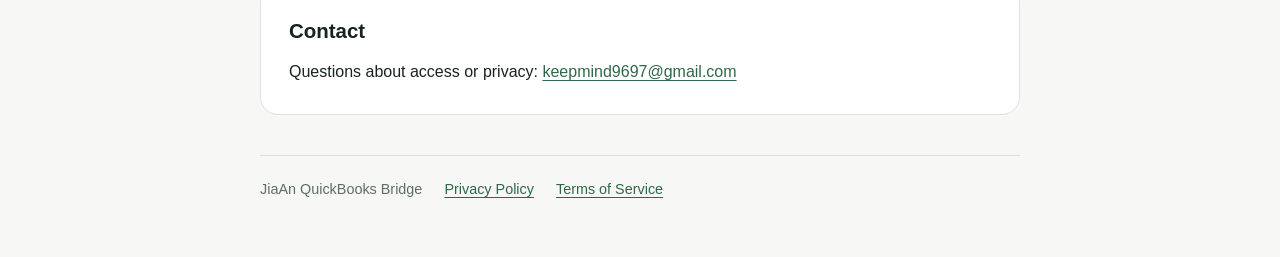
<file: qb.html>
<!doctype html>
<html lang="en">
  <head>
    <meta charset="utf-8">
    <meta name="viewport" content="width=device-width, initial-scale=1">
    <meta name="description" content="JiaAn QuickBooks Bridge is a private read-first utility that lets its operator query their own QuickBooks Online company data from a local computer.">
    <title>JiaAn QuickBooks Bridge</title>
    <link rel="stylesheet" href="/styles.css">
  </head>
  <body>
    <main>
      <nav aria-label="Policy navigation">
        <a href="/">Home</a>
        <a href="/qb.html">QuickBooks Bridge</a>
        <a href="/qb-privacy.html">Privacy</a>
        <a href="/qb-terms.html">Terms</a>
      </nav>

      <p class="eyebrow">Private utility · Read-first QuickBooks Online access</p>
      <h1>JiaAn QuickBooks Bridge</h1>
      <p class="lead">
        A private command-line utility used by JIA AN Construction Pte. Ltd. to read its own QuickBooks Online accounting data from an operator-controlled computer.
      </p>

      <div class="notice">
        <strong>Limited purpose.</strong> This tool is not offered as a public or multi-tenant service. It connects to a single QuickBooks Online company, and only after that company's own administrator completes Intuit's OAuth consent flow.
      </div>

      <section>
        <h2>What the tool does</h2>
        <ul>
          <li>Confirms which QuickBooks Online company is connected.</li>
          <li>Runs standard reports — profit and loss, balance sheet, aged receivables, customer income — for a date range chosen by the operator.</li>
          <li>Lists customers and invoices, and runs read-only queries requested by the operator.</li>
          <li>Creates a customer record only when the operator passes an explicit confirmation flag; without it the command prints the intended record and writes nothing.</li>
        </ul>

        <h2 style="margin-top: 28px;">What the tool cannot do</h2>
        <ul>
          <li>It cannot move money, record or alter payments, or submit any tax filing.</li>
          <li>It cannot delete accounts, customers, invoices, or transactions.</li>
          <li>It cannot change company settings, the chart of accounts, or existing journal entries.</li>
          <li>It does not connect to any company other than the one whose administrator authorized it.</li>
        </ul>
      </section>

      <section>
        <h2>Data handling</h2>
        <p>
          The app requests the <code>com.intuit.quickbooks.accounting</code> scope. OAuth credentials and the refresh token are stored in a permission-restricted file on an operator-controlled local computer. There is no server component and no remote copy of the accounting data. Company data is retrieved only in response to an operator command. See the <a href="/qb-privacy.html">Privacy Policy</a> for details.
        </p>
      </section>

      <section>
        <h2>Connecting and disconnecting</h2>
        <p>
          To connect, the operator runs the local authorization command and completes Intuit's consent screen — see <a href="/qb-connect.html">connect</a>. To disconnect, revoke the app from the QuickBooks Online company's connected-apps settings and delete the local token file — see <a href="/qb-disconnect.html">disconnect</a>.
        </p>
      </section>

      <section>
        <h2>Contact</h2>
        <p>Questions about access or privacy: <a href="mailto:keepmind9697@gmail.com">keepmind9697@gmail.com</a></p>
      </section>

      <footer>
        <span>JiaAn QuickBooks Bridge</span>
        <a href="/qb-privacy.html">Privacy Policy</a>
        <a href="/qb-terms.html">Terms of Service</a>
      </footer>
    </main>
  </body>
</html>
</file>
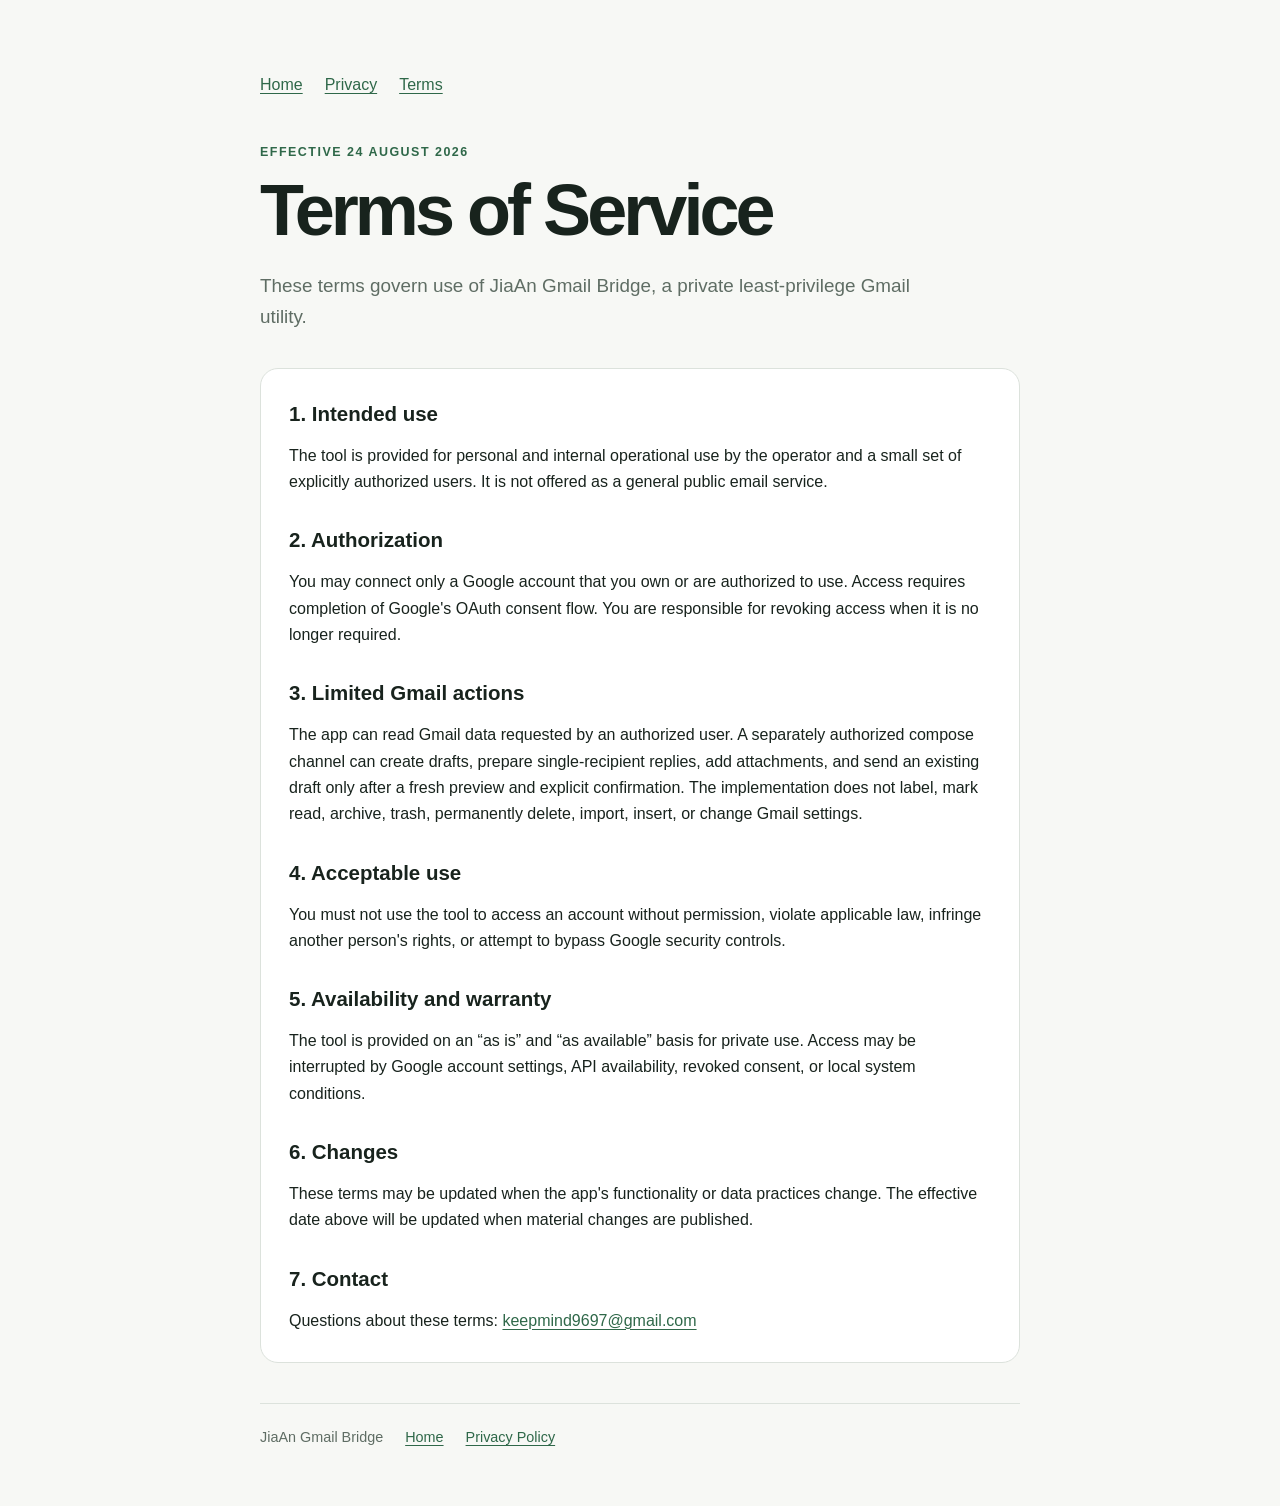
<file: terms.html>
<!doctype html>
<html lang="en">
  <head>
    <meta charset="utf-8">
    <meta name="viewport" content="width=device-width, initial-scale=1">
    <meta name="description" content="Terms of Service for JiaAn Gmail Bridge.">
    <title>Terms of Service · JiaAn Gmail Bridge</title>
    <link rel="stylesheet" href="/styles.css">
  </head>
  <body>
    <main>
      <nav aria-label="Policy navigation">
        <a href="/">Home</a>
        <a href="/privacy.html">Privacy</a>
        <a href="/terms.html">Terms</a>
      </nav>

      <p class="eyebrow">Effective 24 August 2026</p>
      <h1>Terms of Service</h1>
      <p class="lead">These terms govern use of JiaAn Gmail Bridge, a private least-privilege Gmail utility.</p>

      <section>
        <h2>1. Intended use</h2>
        <p>The tool is provided for personal and internal operational use by the operator and a small set of explicitly authorized users. It is not offered as a general public email service.</p>

        <h2 style="margin-top: 28px;">2. Authorization</h2>
        <p>You may connect only a Google account that you own or are authorized to use. Access requires completion of Google's OAuth consent flow. You are responsible for revoking access when it is no longer required.</p>

        <h2 style="margin-top: 28px;">3. Limited Gmail actions</h2>
        <p>The app can read Gmail data requested by an authorized user. A separately authorized compose channel can create drafts, prepare single-recipient replies, add attachments, and send an existing draft only after a fresh preview and explicit confirmation. The implementation does not label, mark read, archive, trash, permanently delete, import, insert, or change Gmail settings.</p>

        <h2 style="margin-top: 28px;">4. Acceptable use</h2>
        <p>You must not use the tool to access an account without permission, violate applicable law, infringe another person's rights, or attempt to bypass Google security controls.</p>

        <h2 style="margin-top: 28px;">5. Availability and warranty</h2>
        <p>The tool is provided on an “as is” and “as available” basis for private use. Access may be interrupted by Google account settings, API availability, revoked consent, or local system conditions.</p>

        <h2 style="margin-top: 28px;">6. Changes</h2>
        <p>These terms may be updated when the app's functionality or data practices change. The effective date above will be updated when material changes are published.</p>

        <h2 style="margin-top: 28px;">7. Contact</h2>
        <p>Questions about these terms: <a href="mailto:keepmind9697@gmail.com">keepmind9697@gmail.com</a></p>
      </section>

      <footer>
        <span>JiaAn Gmail Bridge</span>
        <a href="/">Home</a>
        <a href="/privacy.html">Privacy Policy</a>
      </footer>
    </main>
  </body>
</html>
</file>
<file: styles.css>
:root {
  color-scheme: light;
  --ink: #18231d;
  --muted: #5f6d64;
  --paper: #f7f8f5;
  --card: #ffffff;
  --line: #dce2dc;
  --accent: #2f6849;
  --accent-soft: #e5f1e9;
}

* {
  box-sizing: border-box;
}

body {
  margin: 0;
  color: var(--ink);
  background: var(--paper);
  font-family: -apple-system, BlinkMacSystemFont, "Segoe UI", sans-serif;
  line-height: 1.65;
}

main {
  width: min(760px, calc(100% - 32px));
  margin: 0 auto;
  padding: 72px 0 56px;
}

.eyebrow {
  margin: 0 0 12px;
  color: var(--accent);
  font-size: 0.78rem;
  font-weight: 700;
  letter-spacing: 0.12em;
  text-transform: uppercase;
}

h1 {
  margin: 0;
  font-size: clamp(2.2rem, 7vw, 4.5rem);
  letter-spacing: -0.055em;
  line-height: 0.98;
}

.lead {
  max-width: 650px;
  margin: 24px 0 0;
  color: var(--muted);
  font-size: 1.18rem;
}

.notice,
section {
  margin-top: 36px;
  padding: 28px;
  border: 1px solid var(--line);
  border-radius: 18px;
  background: var(--card);
}

.notice {
  background: var(--accent-soft);
  border-color: transparent;
}

h2 {
  margin: 0 0 12px;
  font-size: 1.28rem;
}

h3 {
  margin: 26px 0 6px;
  font-size: 1.05rem;
}

p,
ul {
  margin-top: 10px;
  margin-bottom: 0;
}

ul {
  padding-left: 1.3rem;
}

a {
  color: var(--accent);
  text-decoration-thickness: 1px;
  text-underline-offset: 3px;
}

nav,
footer {
  display: flex;
  flex-wrap: wrap;
  gap: 12px 22px;
  color: var(--muted);
}

nav {
  margin-bottom: 44px;
}

footer {
  margin-top: 40px;
  padding-top: 22px;
  border-top: 1px solid var(--line);
  font-size: 0.9rem;
}

@media (max-width: 560px) {
  main {
    padding-top: 42px;
  }

  .notice,
  section {
    padding: 22px;
    border-radius: 14px;
  }
}
</file>
